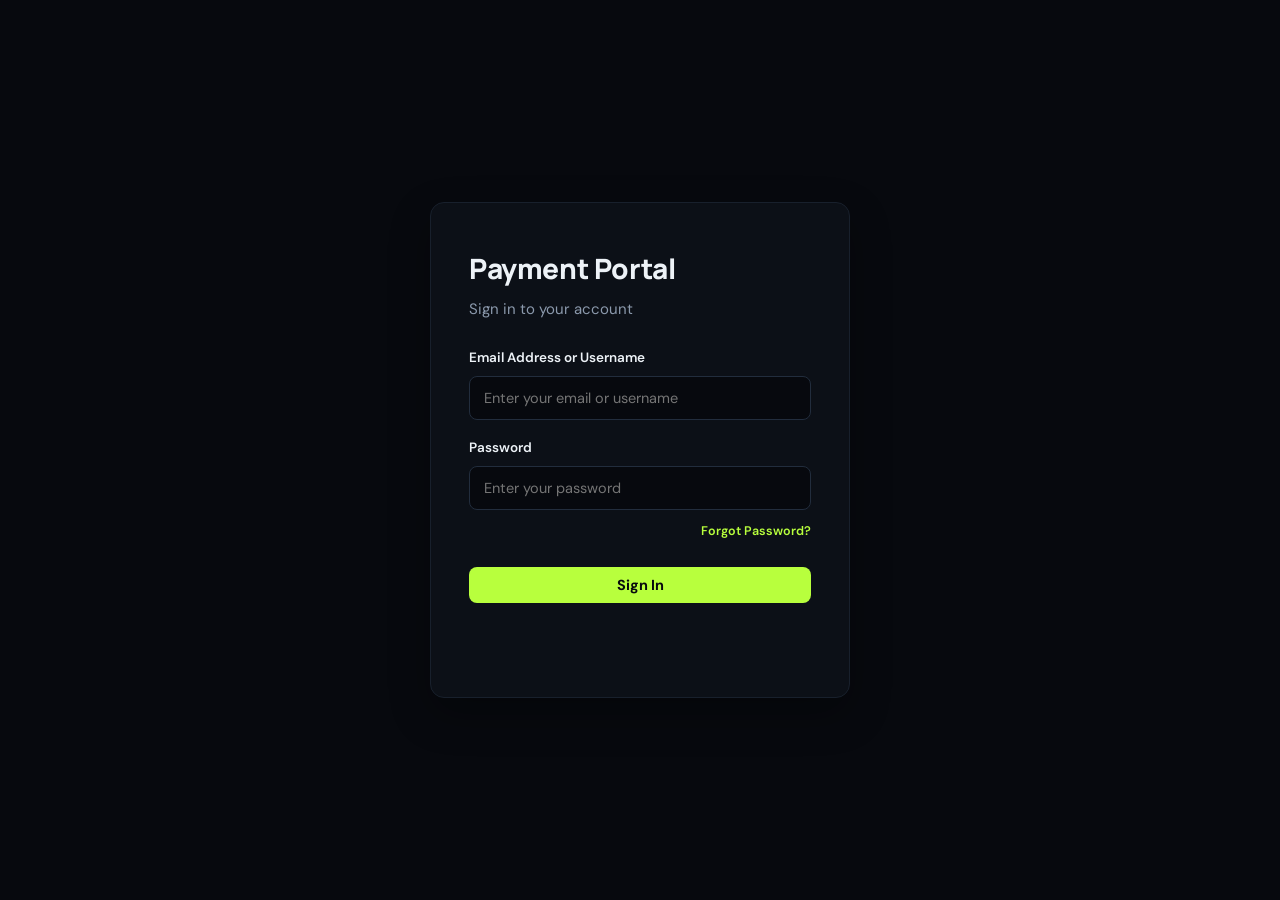
<file: index.html>
<!doctype html>
<html>
  <head>
    <meta charset="utf-8" />
    <meta name="viewport" content="width=device-width,initial-scale=1" />
    <title>Payment Portal</title>
    <link rel="icon" type="image/svg+xml" href="favicon.svg">
    <link rel="alternate icon" href="favicon.ico">
    <meta http-equiv="refresh" content="0;url=login.html" />
    <script>
      location.replace("login.html");
    </script>
  </head>
  <body>
    
  </body>
</html>
</file>
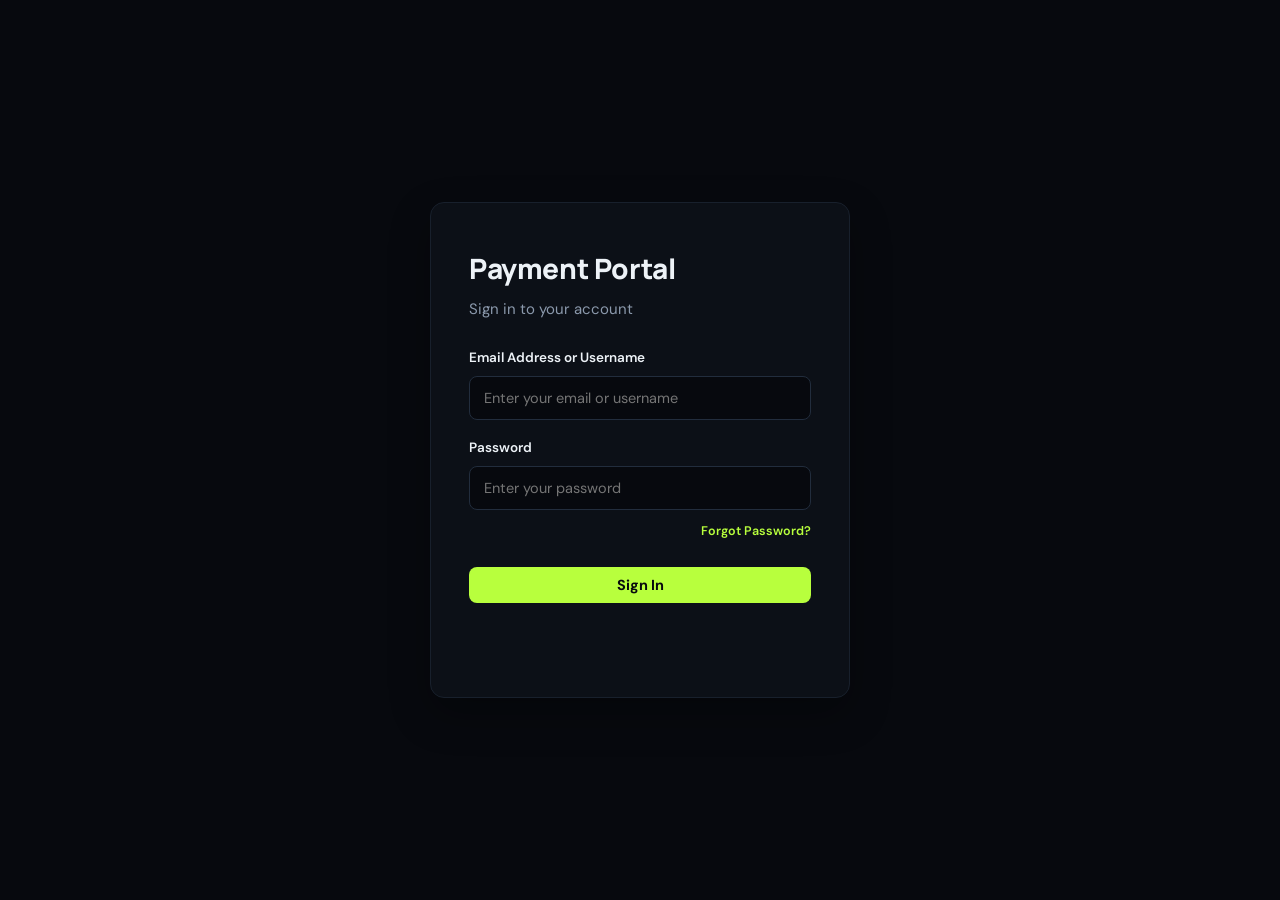
<file: accounts.html>
<!doctype html>
<html lang="en">
<head>
    <meta charset="utf-8">
    <meta name="viewport" content="width=device-width, initial-scale=1">
    <title>Accounts Handover | Payment Portal</title>
    <link rel="icon" type="image/svg+xml" href="favicon.svg">
    <link rel="alternate icon" href="favicon.ico">
    <link rel="stylesheet" href="assets/css/app.css?v=21">
    <script src="https://cdn.sheetjs.com/xlsx-latest/package/dist/xlsx.full.min.js"></script>
</head>
<body>
    <aside class="sidebar">
        <div class="brand">PAYMENT<span>PORTAL</span></div>
        <nav>
            <a href="dashboard.html">Dashboard</a>
            <a href="revenue.html">Revenue Overview</a>
            <a href="entry.html">Payment Entry</a>
            <a href="reports.html">Payment Reports</a>
            <a href="agents.html">Agents</a>
            <a href="clients.html">Clients</a>
            <a class="active" href="accounts.html">Accounts</a>
            <a href="admin.html">Admin</a>
        </nav>
        <div class="sidebar-footer">
            <button id="themeToggleBtn" class="theme-toggle-btn" onclick="toggleTheme()">
                <span>Theme</span> <strong>Dark</strong>
            </button>
        </div>
    </aside>

    <main class="main">
        <header>
            <div>
                <p class="eyebrow">Finance</p>
                <h1>Accounts Handover & USDT Conversion Ledger</h1>
            </div>
            <div style="display:flex; gap:8px;">
                <input type="file" id="importAccountsFile" accept=".xlsx, .xls" style="display:none;">
                <button class="ghost" onclick="document.getElementById('importAccountsFile').click()">Import Ledger (.xlsx)</button>
                <button id="exportAccountsBtn" class="btn-excel">Export Ledger (.xlsx)</button>
            </div>
        </header>

        <!-- Seamless Metrics Strip (NO BOXES) -->
        <section class="grid" id="accountsKpis">
            <div class="stat"><small>Current Month Sales (MTD)</small><strong id="mtdSales">₹0.00</strong></div>
            <div class="stat"><small>Total INR Collected</small><strong id="totalInr">₹0.00</strong></div>
            <div class="stat"><small>Cash Handed to Accounts</small><strong id="totalGiven" style="color:var(--danger)">₹0.00</strong></div>
            <div class="stat"><small>Remaining Cash Balance</small><strong id="balance">₹0.00</strong></div>
        </section>

        <!-- Handover Form -->
        <section class="panel">
            <div class="panel-head">
                <h2>Record Cash Handover to Accounts</h2>
            </div>
            <form id="cashForm" class="form-grid">
                <label>Handover Date<input name="date" type="date" required></label>
                <label>Cash Amount Given (INR)<input name="amount" type="number" step="0.01" required></label>
                <label class="wide">Reference / Remarks<input name="remarks" placeholder="Optional notes..."></label>
                <div class="wide" style="display:flex; align-items:center; gap:12px;">
                    <button type="submit" class="primary">Record Handover</button>
                    <span id="msg" style="color:var(--accent); font-weight:600;"></span>
                </div>
            </form>
        </section>

        <!-- Handover Ledger Table -->
        <section class="panel">
            <div class="panel-head">
                <h2>Handover History Ledger</h2>
            </div>
         <section class="filters">
            <label>
                From
                <input type="date" id="from">
            </label>
            <label>
                To
                <input type="date" id="to">
            </label>
            <label>
                Sort Date
                <select id="dateSortOrder">
                    <option value="desc" selected>Newest First (Descending)</option>
                    <option value="asc">Oldest First (Ascending)</option>
                </select>
            </label>
            <button id="clearBtn" class="ghost" type="button">Clear</button>
         </section>    
            <div class="table-wrap">
                <table>
                    <thead>
                        <tr>
                            <th>Date</th>
                            <th>Cash Amount (INR)</th>
                            <th>Reference / Remarks</th>
                            <th style="width:80px;">Action</th>
                        </tr>
                    </thead>
                    <tbody id="ledgerList"></tbody>
                    <tfoot id="ledgerFoot"></tfoot>
                </table>
            </div>
        </section>
    </main>

    <script src="assets/js/theme.js"></script>
    <script src="assets/js/api.js?v=26"></script>
    <script src="assets/js/auth.js?v=26"></script>
    <script src="assets/js/accounts.js?v=26"></script>
</body>
</html>
</file>
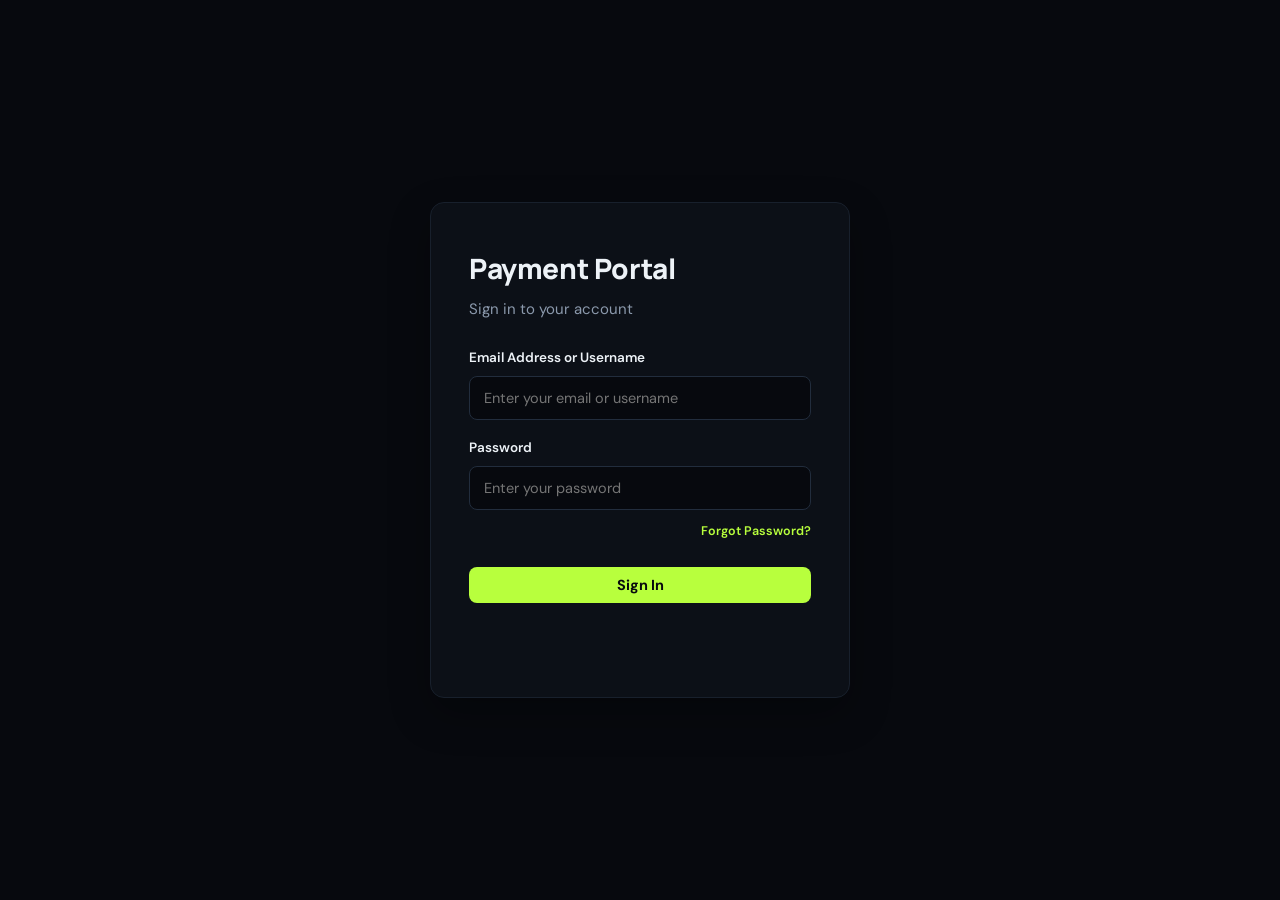
<file: admin.html>
<!doctype html>
<html lang="en">
<head>
    <meta charset="utf-8">
    <meta name="viewport" content="width=device-width, initial-scale=1">
    <title>Admin Portal | Payment Portal</title>
    <link rel="icon" type="image/svg+xml" href="favicon.svg">
    <link rel="alternate icon" href="favicon.ico">
    <link rel="stylesheet" href="assets/css/app.css?v=21">
    <script src="https://cdn.sheetjs.com/xlsx-latest/package/dist/xlsx.full.min.js"></script>
</head>
<body>
    <aside class="sidebar">
        <div class="brand">PAYMENT<span>PORTAL</span></div>
        <nav>
            <a href="dashboard.html">Dashboard</a>
            <a href="revenue.html">Revenue Overview</a>
            <a href="entry.html">Payment Entry</a>
            <a href="reports.html">Payment Reports</a>
            <a href="agents.html">Agents</a>
            <a href="clients.html">Clients</a>
            <a href="accounts.html">Accounts</a>
            <a class="active" href="admin.html">Admin</a>
        </nav>
        <div class="sidebar-footer">
            <button id="themeToggleBtn" class="theme-toggle-btn" onclick="toggleTheme()">
                <span>Theme</span> <strong>Dark</strong>
            </button>
        </div>
    </aside>

    <main class="main">
        <header>
            <div>
                <p class="eyebrow">Administration</p>
                <h1>System & Data Administration</h1>
            </div>
            <button id="exportBackupBtn" class="primary">Export Master Backup (.xlsx)</button>
        </header>

        <!-- Seamless Metrics Strip (NO BOXES) -->
        <section class="grid" id="adminKpis">
            <div class="stat"><small>Users</small><strong id="users">-</strong></div>
            <div class="stat"><small>Payments Count</small><strong id="payments">-</strong></div>
            <div class="stat"><small>Total USDT</small><strong id="aUsdt">-</strong></div>
            <div class="stat"><small>Total INR</small><strong id="aInr" style="color:var(--accent);">-</strong></div>
            <div class="stat"><small>Cash Handed Over</small><strong id="aCash" style="color:var(--danger);">-</strong></div>
            <div class="stat"><small>Remaining Balance</small><strong id="aBal">-</strong></div>
        </section>

        <!-- Master Importer Section -->
        <section class="panel">
            <div class="panel-head">
                <div>
                    <h2>Master Excel Importer & Auto-Bifurcation Engine</h2>
                    <p class="panel-sub">Upload your raw master Excel sheet (.xlsx) — automatically extracts & populates Payments, Agents Directory, and Clients KYC across all pages</p>
                </div>
            </div>
            <div style="display: flex; gap: 12px; align-items: center; flex-wrap: wrap; margin-bottom: 12px;">
                <input type="file" id="importFile" accept=".xlsx, .xls, .csv, .txt" style="max-width: 380px; padding: 8px 12px; background: var(--bg-lighter); border: 1px solid var(--border); border-radius: 6px; color: var(--text);">
                <button id="importBtn" class="primary" style="white-space: nowrap;">Import Master File</button>
                <button id="clearAllBtn" class="danger" style="white-space: nowrap;">Wipe All Records</button>
            </div>
            <details style="margin-top: 10px; border-top: 1px dashed var(--border); padding-top: 10px;">
                <summary style="font-size: 12px; color: var(--text-muted); cursor: pointer; font-weight: 600;">Or Paste CSV / Raw Text Directly</summary>
                <div style="margin-top: 8px; display: flex; flex-direction: column; gap: 8px;">
                    <textarea id="pasteDataInput" placeholder="Paste your raw CSV or multi-table text here..." style="width: 100%; height: 120px; padding: 8px; font-family: var(--font-mono); font-size: 11px; background: var(--bg-lighter); border: 1px solid var(--border); border-radius: 4px; color: var(--text);"></textarea>
                    <div>
                        <button id="importPasteBtn" class="ghost" style="padding: 6px 14px; font-size: 12px;">Import Pasted Text</button>
                    </div>
                </div>
            </details>
        </section>

        <!-- Target Management for OPS and TL (Admin Only) -->
        <section class="panel">
            <div class="panel-head">
                <div>
                    <h2>Set Monthly Targets (OPS Managers & Team Leaders)</h2>
                    <p class="panel-sub">Configure performance targets evaluated on the executive sales dashboard</p>
                </div>
            </div>
            <form id="targetForm" class="form-grid" autocomplete="off">
                <label>
                    Target Type / Role
                    <select name="type" id="targetType" required>
                        <option value="OPS">Ops Manager (OPS)</option>
                        <option value="TL">Team Leader (TL)</option>
                    </select>
                </label>
                <label>
                    Name
                    <input name="name" id="targetName" placeholder="Enter Name" required>
                </label>
                <label>
                    Monthly Target Amount (INR)
                    <input name="target" type="number" step="1000" placeholder="e.g. 500000" required>
                </label>
                <div class="wide" style="display:flex; align-items:center; gap:12px;">
                    <button type="submit" class="primary">Set Target</button>
                    <span id="targetMsg" style="color:var(--accent); font-weight:600;"></span>
                </div>
            </form>

            <div class="table-wrap" style="margin-top:14px;">
                <table class="table-targets">
                    <thead>
                        <tr>
                            <th>Role / Type</th>
                            <th>Name</th>
                            <th>Monthly Target (INR)</th>
                            <th style="width:80px;">Action</th>
                        </tr>
                    </thead>
                    <tbody id="targetList"></tbody>
                </table>
            </div>
        </section>

        <!-- Create User Section -->
        <section class="panel">
            <div class="panel-head">
                <h2>Create System User</h2>
            </div>
            <form id="userForm" class="form-grid" autocomplete="off">
                <label>User Full Name<input name="name" placeholder="Enter Full Name" autocomplete="off" required></label>
                <label>Email Address<input name="email" type="email" placeholder="Enter Email Address" autocomplete="off" required></label>
                <label>Password<input name="password" type="password" placeholder="Enter password" autocomplete="new-password" required></label>
                <label>Role
                    <select name="role">
                        <option value="ENTRY_USER">Entry User (Payment Entry, Reports, Agents, Clients)</option>
                        <option value="OPS_MANAGER">Ops Manager (Dashboard, Revenue, Reports, Agents, Clients)</option>
                        <option value="ADMIN">Admin (Full Access & Settings)</option>
                    </select>
                </label>
                <div class="wide" style="display:flex; align-items:center; gap:12px;">
                    <button type="submit" class="primary">Create User</button>
                    <span id="userMsg" style="color:var(--accent); font-weight:600;"></span>
                </div>
            </form>
        </section>

        <!-- Existing Users Table -->
        <section class="panel">
            <div class="panel-head">
                <h2>Registered Users</h2>
            </div>
            <div class="table-wrap">
                <table class="table-users">
                    <thead>
                        <tr>
                            <th>User Name</th>
                            <th>Email Address</th>
                            <th>Role</th>
                            <th style="width: 100px; text-align: right;">Action</th>
                        </tr>
                    </thead>
                    <tbody id="userList"></tbody>
                </table>
            </div>
        </section>
    </main>

    <script src="assets/js/theme.js"></script>
    <script src="assets/js/api.js?v=22"></script>
    <script src="assets/js/auth.js?v=22"></script>
    <script src="assets/js/admin.js?v=22"></script>
</body>
</html>
</file>
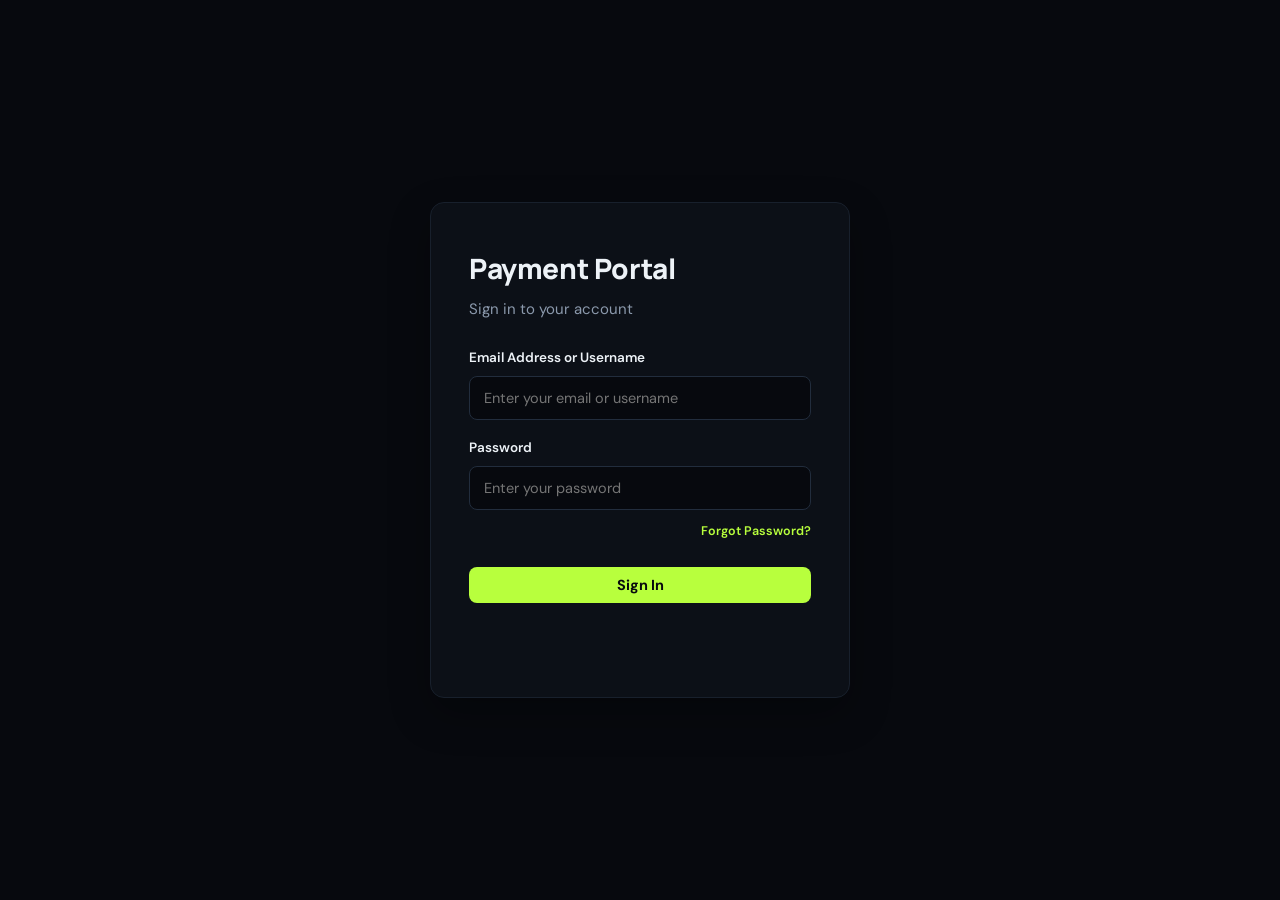
<file: clients.html>
<!doctype html>
<html lang="en">

<head>
    <meta charset="utf-8">
    <meta name="viewport" content="width=device-width, initial-scale=1">
    <title>Clients Directory & Paid Clients | Payment Portal</title>
    <link rel="icon" type="image/svg+xml" href="favicon.svg">
    <link rel="alternate icon" href="favicon.ico">
    <link rel="stylesheet" href="assets/css/app.css?v=25">
    <script src="https://cdn.sheetjs.com/xlsx-latest/package/dist/xlsx.full.min.js"></script>
</head>

<body>
    <aside class="sidebar">
        <div class="brand">PAYMENT<span>PORTAL</span></div>
        <nav>
            <a href="dashboard.html">Dashboard</a>
            <a href="revenue.html">Revenue Overview</a>
 <a href="entry.html">Payment Entry</a>
            <a href="reports.html">Payment Reports</a>
            <a href="agents.html">Agents</a>
            <a class="active" href="clients.html">Clients</a>
            <a href="accounts.html">Accounts</a>
            <a href="admin.html">Admin</a>
        </nav>
        <div class="sidebar-footer">
            <button id="themeToggleBtn" class="theme-toggle-btn" onclick="toggleTheme()">
                <span>Theme</span> <strong>Dark</strong>
            </button>
        </div>
    </aside>

    <main class="main">
        <header>
            <div>
                <p class="eyebrow">Client Management</p>
                <h1>Clients & Paid Summary</h1>
            </div>
            <div style="display:flex; gap:8px;">
                <input type="file" id="importClientsFile" accept=".xlsx, .xls" style="display:none;">
                <button class="ghost" onclick="document.getElementById('importClientsFile').click()">Import Clients
                    (.xlsx)</button>
                <button id="exportClientsBtn" class="btn-excel">Export Clients & KYC (.xlsx)</button>
            </div>
        </header>

        <!-- Paid Clients Summary (Sheet 3 in Excel) -->
        <section class="panel">
            <div class="panel-head">
                <div>
                    <h2>Paid Clients Breakdown (Sheet 3)</h2>
                    <p class="panel-sub">Aggregated INR Payments by Agent & Company Received (DV vs WK)</p>
                </div>
            </div>
            <div class="table-wrap">
                <table>
                    <thead>
                        <tr>
                            <th>Agent Name</th>
                            <th>Client Name</th>
                            <th>Client Number</th>
                            <th>Email ID</th>
                            <th>DV (Digital Verse)</th>
                            <th>WK (World of Crypto)</th>
                            <th>Grand Total (INR)</th>
                        </tr>
                    </thead>
                    <tbody id="paidClientsBody"></tbody>
                    <tfoot id="paidClientsFoot"></tfoot>
                </table>
            </div>
        </section>

        <!-- Client Directory Add/Edit Form -->
        <section class="panel">
            <div class="panel-head">
                <h2>Add / Update Client Profile</h2>
            </div>
            <form id="clientForm" class="form-grid" autocomplete="off">
                <input type="hidden" name="id" id="c_client_id">
                <label>Client Name<input name="client_name" id="c_client_name" placeholder="Enter Client Name" required></label>
                <label>Client Phone Number
                    <input name="client_number" id="c_client_number" type="tel" placeholder="10-digit mobile" maxlength="10" required>
                    <small style="font-size:11px; color:var(--text-muted); display:block; margin-top:2px;">10-digit mobile (starts with 6, 7, 8, or 9)</small>
                </label>
                <label>Email ID
                    <input name="email_id" id="c_email_id" type="email" placeholder="client@example.com">
                    <small style="font-size:11px; color:var(--text-muted); display:block; margin-top:2px;">Valid email (e.g. name@domain.com)</small>
                </label>
                <label>PAN Card Number
                    <input name="pan_no" id="c_pan_no" placeholder="ABCDE1234F" style="text-transform:uppercase;" maxlength="10">
                    <small style="font-size:11px; color:var(--text-muted); display:block; margin-top:2px;">10-char PAN (5 letters, 4 digits, 1 letter)</small>
                </label>
                <label>Aadhar Card Number
                    <input name="aadhar_no" id="c_aadhar_no" placeholder="12-digit Aadhar" maxlength="14">
                    <small style="font-size:11px; color:var(--text-muted); display:block; margin-top:2px;">12-digit UIDAI (XXXX XXXX XXXX)</small>
                </label>
                <label>State / Region
                    <select name="state" id="c_state">
                        <option value="">Select State / UT</option>
                        <option value="Andhra Pradesh">Andhra Pradesh</option>
                        <option value="Arunachal Pradesh">Arunachal Pradesh</option>
                        <option value="Assam">Assam</option>
                        <option value="Bihar">Bihar</option>
                        <option value="Chhattisgarh">Chhattisgarh</option>
                        <option value="Goa">Goa</option>
                        <option value="Gujarat">Gujarat</option>
                        <option value="Haryana">Haryana</option>
                        <option value="Himachal Pradesh">Himachal Pradesh</option>
                        <option value="Jharkhand">Jharkhand</option>
                        <option value="Karnataka">Karnataka</option>
                        <option value="Kerala">Kerala</option>
                        <option value="Madhya Pradesh">Madhya Pradesh</option>
                        <option value="Maharashtra">Maharashtra</option>
                        <option value="Manipur">Manipur</option>
                        <option value="Meghalaya">Meghalaya</option>
                        <option value="Mizoram">Mizoram</option>
                        <option value="Nagaland">Nagaland</option>
                        <option value="Odisha">Odisha</option>
                        <option value="Punjab">Punjab</option>
                        <option value="Rajasthan">Rajasthan</option>
                        <option value="Sikkim">Sikkim</option>
                        <option value="Tamil Nadu">Tamil Nadu</option>
                        <option value="Telangana">Telangana</option>
                        <option value="Tripura">Tripura</option>
                        <option value="Uttar Pradesh">Uttar Pradesh</option>
                        <option value="Uttarakhand">Uttarakhand</option>
                        <option value="West Bengal">West Bengal</option>
                        <option value="Delhi">Delhi</option>
                        <option value="Chandigarh">Chandigarh</option>
                        <option value="Jammu and Kashmir">Jammu and Kashmir</option>
                        <option value="Ladakh">Ladakh</option>
                        <option value="Puducherry">Puducherry</option>
                        <option value="Other">Other</option>
                    </select>
                </label>
                <div class="wide" style="display:flex; align-items:center; gap:12px;">
                    <button type="submit" id="submitClientBtn" class="primary">Save Client Profile</button>
                    <button type="button" id="cancelEditBtn" class="ghost" style="display:none;" onclick="cancelClientEdit()">Cancel Edit</button>
                    <span id="msg" style="color:var(--accent); font-weight:600;"></span>
                </div>
            </form>
        </section>

        <!-- Clients Master List -->
        <section class="panel">
            <div class="panel-head">
                <div>
                    <h2>Registered Client Directory</h2>
                    <p class="panel-sub">Manage client directory, KYC verification status, and profile updates</p>
                </div>
                <div style="display:flex; gap:10px; align-items:center;">
                    <input type="text" id="clientSearchInput" placeholder="Search name, phone, PAN, Aadhar..." style="min-width:260px; padding:6px 12px; font-size:12px;">
                </div>
            </div>
            <div class="table-wrap">
                <table>
                    <thead>
                        <tr>
                            <th>Name</th>
                            <th>Phone Number</th>
                            <th>Email</th>
                            <th>PAN No</th>
                            <th>Aadhar No</th>
                            <th>State</th>
                            <th>KYC Status</th>
                            <th style="width:110px;">Action</th>
                        </tr>
                    </thead>
                    <tbody id="clientList"></tbody>
                </table>
            </div>
        </section>
    </main>

    <script src="assets/js/theme.js"></script>
    <script src="assets/js/api.js?v=25"></script>
    <script src="assets/js/auth.js?v=25"></script>
    <script src="assets/js/clients.js?v=25"></script>
</body>
</html>
</file>
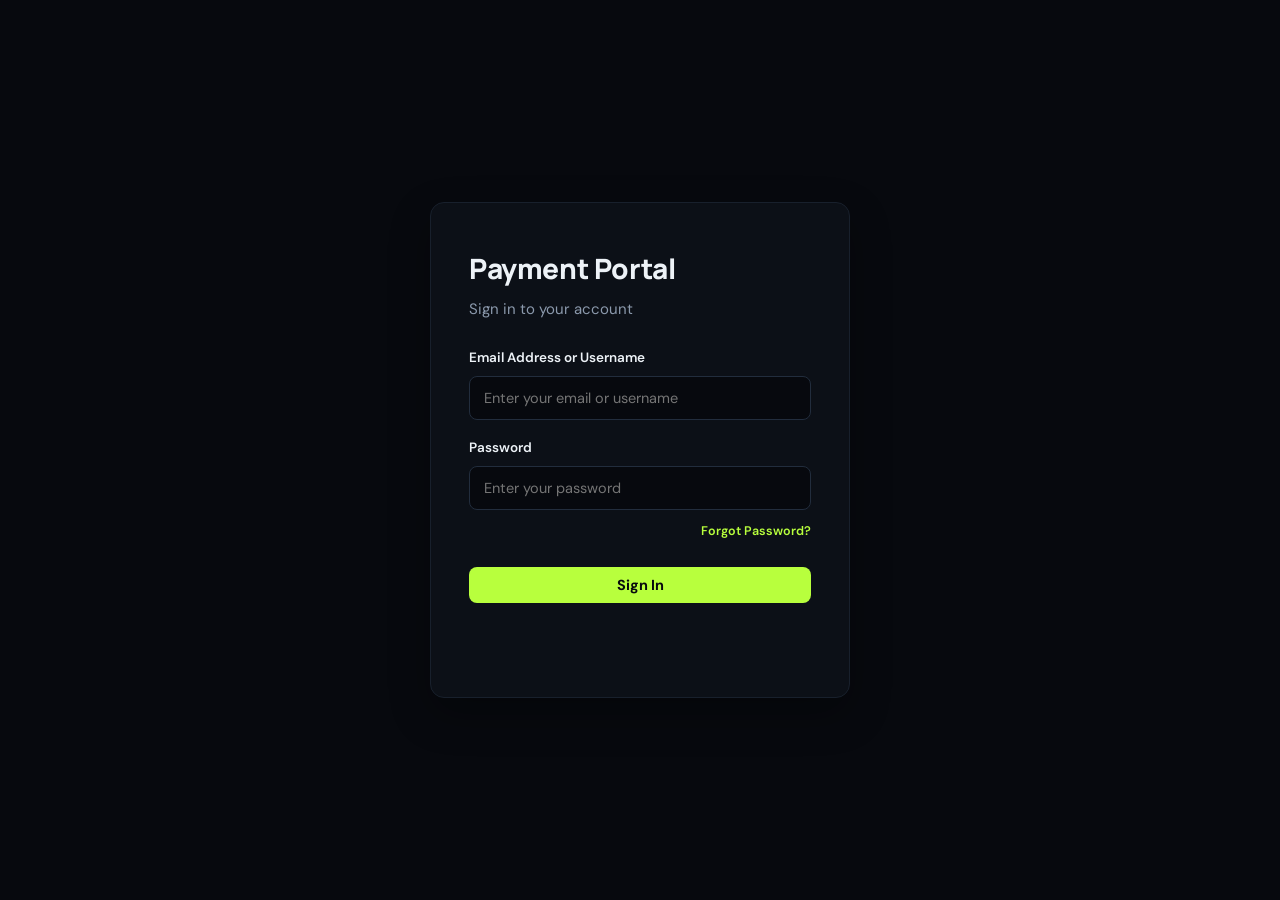
<file: login.html>
<!doctype html>
<html lang="en">
<head>
    <meta charset="utf-8">
    <meta name="viewport" content="width=device-width, initial-scale=1">
    <title>Login | Payment Portal</title>
    <link rel="icon" type="image/svg+xml" href="favicon.svg">
    <link rel="alternate icon" href="favicon.ico">
    <link rel="preconnect" href="https://fonts.googleapis.com">
    <link rel="preconnect" href="https://fonts.gstatic.com" crossorigin>
    <link href="https://fonts.googleapis.com/css2?family=DM+Sans:ital,wght@0,400;0,500;0,600;0,700;1,400;1,500&family=Manrope:wght@600;700;800&family=JetBrains+Mono:wght@500;600&display=swap" rel="stylesheet">
    <link rel="stylesheet" href="assets/css/app.css?v=21">
    <style>
        #db-warning-banner {
            display: none !important;
            visibility: hidden !important;
        }
        body {
            display: flex;
            align-items: center;
            justify-content: center;
            height: 100vh;
            background: var(--bg);
            font-family: var(--font-sans);
            -webkit-font-smoothing: antialiased;
            -moz-osx-font-smoothing: grayscale;
        }
        .login-box {
            background: var(--surface);
            padding: 44px 38px;
            border-radius: 14px;
            border: 1px solid var(--line);
            box-shadow: 0 16px 40px rgba(0,0,0,0.3);
            width: 100%;
            max-width: 420px;
        }
        .login-box h1 {
            font-family: var(--font-heading) !important;
            font-size: 28px;
            font-weight: 800;
            margin-bottom: 8px;
            letter-spacing: -0.4px;
            color: var(--text);
        }
        .login-box p {
            font-family: var(--font-sans);
            font-size: 15px;
            color: var(--text-muted);
            margin-bottom: 26px;
        }
        .login-box form {
            display: flex;
            flex-direction: column;
            gap: 18px;
        }
        .login-box label {
            display: flex;
            flex-direction: column;
            gap: 7px;
            font-size: 13.5px;
            font-weight: 600;
            color: var(--text);
        }
        .login-box input {
            padding: 12px 14px;
            border: 1px solid var(--line2);
            border-radius: 8px;
            background: var(--bg);
            color: var(--text);
            font-family: inherit;
            font-size: 14.5px;
            outline: none;
            transition: border-color 0.15s ease;
        }
        .login-box input:focus {
            border-color: var(--accent);
        }
        .login-box button {
            margin-top: 8px;
            padding: 13px;
            background: var(--accent);
            color: var(--accent-btn-text);
            border: none;
            border-radius: 8px;
            font-family: inherit;
            font-size: 14.5px;
            font-weight: 700;
            cursor: pointer;
            transition: all 0.15s ease;
        }
        .login-box button:hover {
            background: var(--accent-hover);
        }
        #loginMsg {
            color: var(--danger);
            font-size: 13.5px;
            text-align: center;
            margin-top: 12px;
            min-height: 20px;
        }
    </style>
</head>
<body class="light">
    <div class="login-box">
        <h1>Payment Portal</h1>
        <p>Sign in to your account</p>
        <form id="loginForm" autocomplete="off">
            <label>
                Email Address or Username
                <input type="text" id="email" placeholder="Enter your email or username" autocomplete="off" required>
            </label>
            <label>
                Password
                <input type="password" id="password" placeholder="Enter your password" autocomplete="new-password" required>
            </label>
            <div style="display:flex; justify-content:flex-end; margin-top:-6px;">
                <a href="javascript:void(0)" id="forgotPwdLink" style="font-size:12.5px; color:var(--accent); text-decoration:none; font-weight:600;">Forgot Password?</a>
            </div>
            <button type="submit" id="loginSubmitBtn">Sign In</button>
            <div id="loginMsg"></div>
        </form>

        <!-- Forgot Password Modal -->
        <div id="forgotModal" style="display:none; margin-top:20px; padding-top:20px; border-top:1px solid var(--line);">
            <div style="display:flex; justify-content:space-between; align-items:center; margin-bottom:12px;">
                <h3 style="margin:0; font-size:16px; font-weight:700; color:var(--text);">Reset Password</h3>
                <button type="button" id="closeForgotBtn" style="background:none; border:none; color:var(--text-muted); cursor:pointer; font-size:18px; padding:0; margin:0; line-height:1;">&times;</button>
            </div>
            <p style="font-size:13px; color:var(--text-muted); margin-bottom:14px; line-height:1.5;">
                Enter your registered email address or username. We will send you instructions and a verification code to set a new password.
            </p>
            <form id="forgotForm" autocomplete="off" style="gap:14px;">
                <label style="font-size:12.5px;">
                    Email or Username
                    <input type="text" id="forgotInput" placeholder="name@domain.com" required style="padding:10px 12px; font-size:13.5px;">
                </label>
                <button type="submit" id="forgotSubmitBtn" style="padding:11px; font-size:13.5px; margin-top:4px;">Send Reset Link</button>
                <div id="forgotMsg" style="font-size:12.5px; text-align:center; min-height:18px;"></div>
            </form>
        </div>
    </div>

    <script src="assets/js/theme.js"></script>
    <script src="assets/js/api.js?v=21"></script>
    <script src="assets/js/auth.js?v=21"></script>
    <script src="assets/js/login.js?v=21"></script>
</body>
</html>
</file>
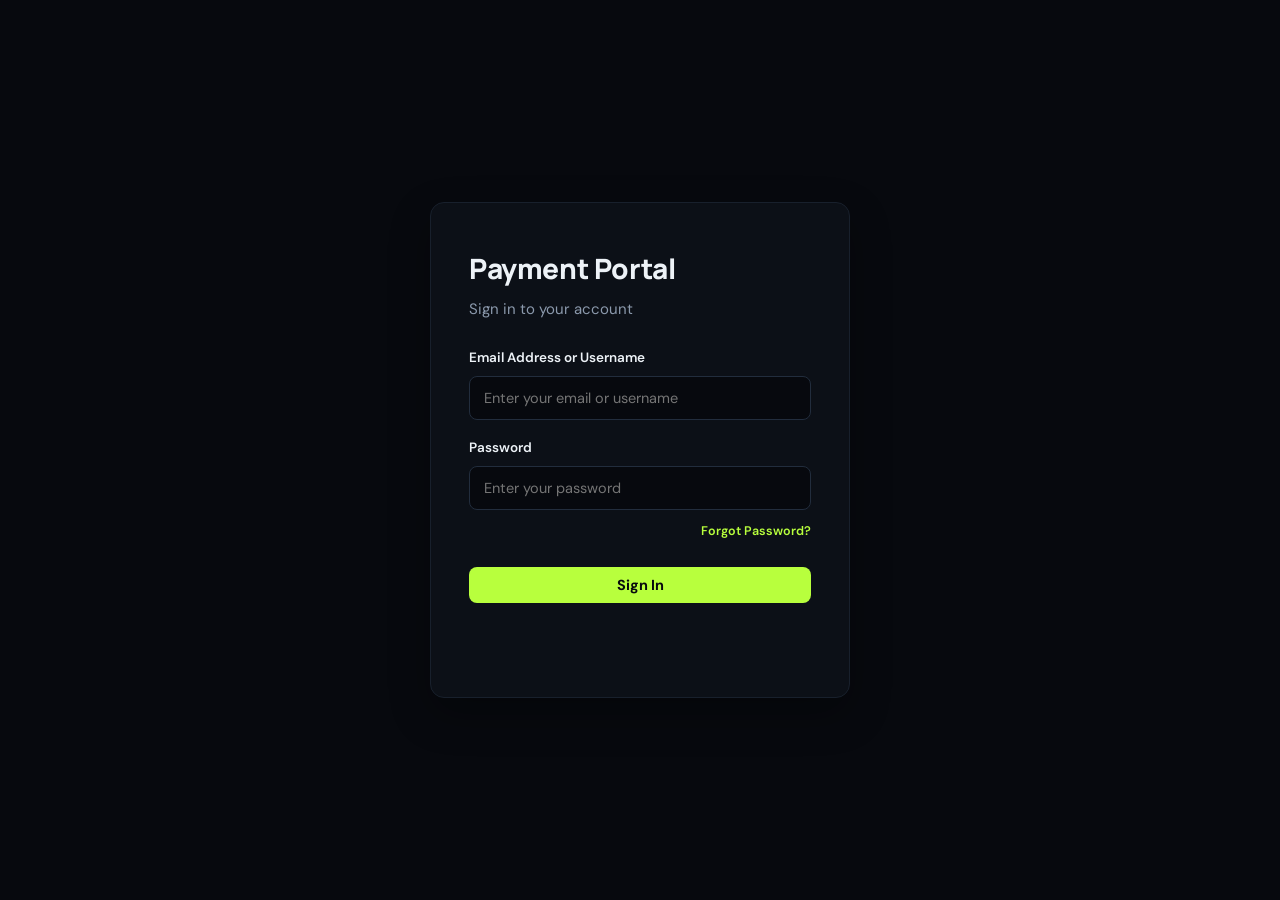
<file: reports.html>
<!doctype html>
<html lang="en">
<head>
    <meta charset="utf-8">
    <meta name="viewport" content="width=device-width, initial-scale=1">
    <title>Payment Reports | Payment Portal</title>
    <link rel="icon" type="image/svg+xml" href="favicon.svg">
    <link rel="alternate icon" href="favicon.ico">
    <link rel="stylesheet" href="assets/css/app.css?v=28">
    <script src="https://cdn.sheetjs.com/xlsx-latest/package/dist/xlsx.full.min.js"></script>
</head>
<body>
    <aside class="sidebar">
        <div class="brand">PAYMENT<span>PORTAL</span></div>
        <nav>
            <a href="dashboard.html">Dashboard</a>
            <a href="revenue.html">Revenue Overview</a>
            <a href="entry.html">Payment Entry</a>
            <a class="active" href="reports.html">Payment Reports</a>
            <a href="agents.html">Agents</a>
            <a href="clients.html">Clients</a>
            <a href="accounts.html">Accounts</a>
            <a href="admin.html">Admin</a>
        </nav>
        <div class="sidebar-footer">
            <button id="themeToggleBtn" class="theme-toggle-btn" onclick="toggleTheme()">
                <span>Theme</span> <strong>Dark</strong>
            </button>
        </div>
    </aside>

    <main class="main">
        <header>
            <div>
                <p class="eyebrow">Records</p>
                <h1>Payment Reports (Payment Sheet)</h1>
            </div>
            <div style="display:flex; gap:8px; align-items:center;">
                <input type="file" id="importReportsFile" accept=".xlsx, .xls, .csv, .txt" style="display:none;">
                <button class="primary" onclick="document.getElementById('importReportsFile').click()">Import Payment Sheet (.xlsx, .csv)</button>
                <button id="exportExcelBtn" class="btn-excel">Export Excel (.xlsx)</button>
            </div>
        </header>

                <!-- Top KPIs Strip -->
        <section id="kpiSection" style="margin-bottom: 24px;">
            <div style="display:flex; justify-content:space-between; align-items:center; margin-bottom:12px; flex-wrap:wrap; gap:8px;">
                <span style="font-size:12px; font-weight:700; text-transform:uppercase; color:var(--text-muted); letter-spacing:0.8px;">Performance Summary</span>
                <div class="section-tabs" style="margin:0; padding:2px; display:inline-flex; gap:4px;">
                    <button type="button" id="kpiScopeMtd" class="tab-btn active" onclick="setKpiScope('mtd')">Current Month (MTD)</button>
                    <button type="button" id="kpiScopeAll" class="tab-btn" onclick="setKpiScope('all')">All Time Total</button>
                </div>
            </div>
            <div class="kpi-grid" id="kpiGrid" style="margin-bottom:0;">
                <div class="kpi-card">
                    <small id="kpiInrTitle">Current Month Sales (MTD)</small>
                    <strong id="kpiInr">₹ 0.00</strong>
                    <div class="kpi-sub" id="kpiInrSub">0 transactions</div>
                </div>
                <div class="kpi-card">
                    <small>Total USDT Volume</small>
                    <strong id="kpiUsdt">0.00 USDT</strong>
                    <div class="kpi-sub">Total Collected</div>
                </div>
                <div class="kpi-card">
                    <small>Direct P2P vs P2P</small>
                    <strong id="kpiModes">0.00 / 0.00</strong>
                    <div class="kpi-sub" id="kpiModesSub">Direct: ₹ 0 | P2P: ₹ 0</div>
                </div>
                <div class="kpi-card">
                    <small>Company Split (DV / WK)</small>
                    <strong id="kpiCompany">₹ 0 / ₹ 0</strong>
                    <div class="kpi-sub" id="kpiCompanySub">DV: 0.00 U | WK: 0.00 U</div>
                </div>
            </div>
        </section>

        <section class="filters">
            <label>
                Search
                <input type="text" id="searchFilter" placeholder="Client, Agent, E-Code, Phone...">
            </label>
            <label>
                From
                <input type="date" id="from">
            </label>
            <label>
                To
                <input type="date" id="to">
            </label>
            <label>
                Mode
                <select id="modeFilter">
                    <option value="">All Modes</option>
                    <option value="P2P">P2P</option>
                    <option value="D P2P">D P2P</option>
                </select>
            </label>
            <label>
                Sort Date
                <select id="dateSortOrder">
                    <option value="desc" selected>Newest First (Descending)</option>
                    <option value="asc">Oldest First (Ascending)</option>
                </select>
            </label>
            <label>
                Company
                <select id="companyFilter">
                    <option value="">All Companies</option>
                    <option value="Digital Verse">Digital Verse</option>
                    <option value="World of Krypto">World of Krypto</option>
                </select>
            </label>
            <button id="filterBtn" class="primary">Filter</button>
            <button id="clearBtn" class="ghost">Clear</button>
        </section>

        <section class="panel">
            <div class="table-wrap">
                <table class="table-reports">
                    <thead>
                        <tr>
                            <th style="width:40px;">SR No</th>
                            <th>Date</th>
                            <th>E-Code</th>
                            <th>Agent Name</th>
                            <th>TL Name</th>
                            <th>Ops Manager</th>
                            <th>Client Name</th>
                            <th>Client Number</th>
                            <th>Payment Mode</th>
                            <th>USDT</th>
                            <th>INR Amount</th>
                            <th>Ratio</th>
                            <th>Received Company</th>
                            <th>Entered By</th>
                            <th>Entry Time</th>
                            <th style="min-width:70px;">Action</th>
                        </tr>
                    </thead>
                    <tbody id="reportTableBody"></tbody>
                </table>
            </div>
            <div class="pagination-bar">
                <div id="pageInfo" class="text-muted" style="font-size:12px;">Showing 0 to 0 of 0 records</div>
                <div class="pagination-controls">
                    <label style="font-size:12px; color:var(--text-muted); margin-right:8px;">
                        Rows per page:
                        <select id="pageSize" style="width:auto; padding:4px 8px; margin-left:4px;">
                            <option value="25">25</option>
                            <option value="50">50</option>
                            <option value="100">100</option>
                            <option value="all">All</option>
                        </select>
                    </label>
                    <button id="prevPage" class="ghost">Prev</button>
                    <span id="pageNumber" style="font-weight:700; font-size:12px; padding:0 6px;">1</span>
                    <button id="nextPage" class="ghost">Next</button>
                </div>
            </div>
        </section>
    </main>

    <script src="assets/js/theme.js"></script>
    <script src="assets/js/api.js?v=29"></script>
    <script src="assets/js/auth.js?v=29"></script>
    <script src="assets/js/reports.js?v=29"></script>
</body>
</html>
</file>
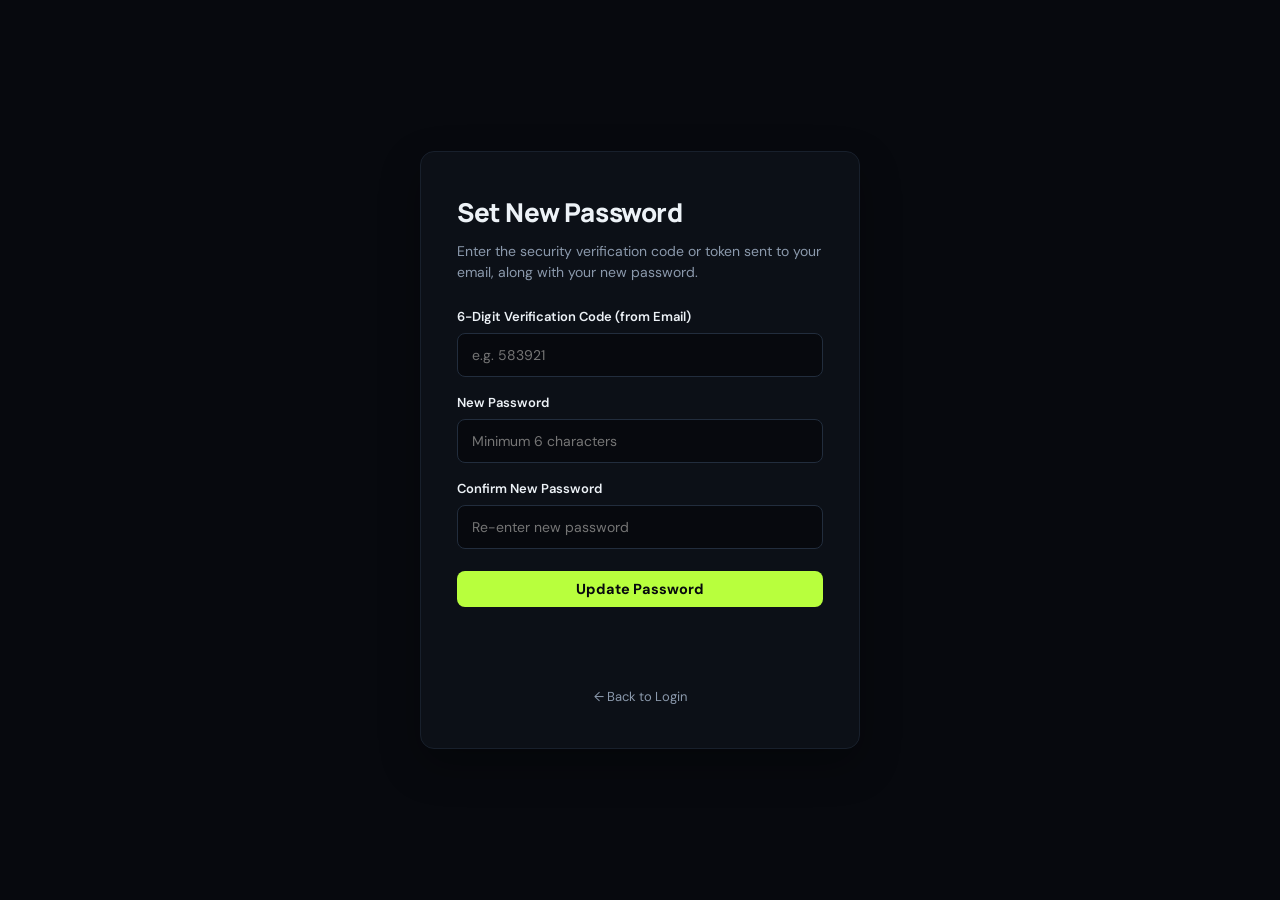
<file: reset-password.html>
<!doctype html>
<html lang="en">
<head>
    <meta charset="utf-8">
    <meta name="viewport" content="width=device-width, initial-scale=1">
    <title>Reset Password | Payment Portal</title>
    <link rel="icon" type="image/svg+xml" href="favicon.svg">
    <link rel="alternate icon" href="favicon.ico">
    <link rel="preconnect" href="https://fonts.googleapis.com">
    <link rel="preconnect" href="https://fonts.gstatic.com" crossorigin>
    <link href="https://fonts.googleapis.com/css2?family=DM+Sans:ital,wght@0,400;0,500;0,600;0,700;1,400;1,500&family=Manrope:wght@600;700;800&family=JetBrains+Mono:wght@500;600&display=swap" rel="stylesheet">
    <link rel="stylesheet" href="assets/css/app.css?v=21">
    <style>
        body {
            display: flex;
            align-items: center;
            justify-content: center;
            min-height: 100vh;
            background: var(--bg);
            font-family: var(--font-sans);
            padding: 20px;
            box-sizing: border-box;
            -webkit-font-smoothing: antialiased;
        }
        .reset-box {
            background: var(--surface);
            padding: 40px 36px;
            border-radius: 14px;
            border: 1px solid var(--line);
            box-shadow: 0 16px 40px rgba(0,0,0,0.3);
            width: 100%;
            max-width: 440px;
            box-sizing: border-box;
        }
        .reset-box h1 {
            font-family: var(--font-heading) !important;
            font-size: 26px;
            font-weight: 800;
            margin: 0 0 8px 0;
            color: var(--text);
            letter-spacing: -0.4px;
        }
        .reset-box p {
            font-size: 14px;
            color: var(--text-muted);
            margin: 0 0 24px 0;
            line-height: 1.5;
        }
        .reset-box form {
            display: flex;
            flex-direction: column;
            gap: 16px;
        }
        .reset-box label {
            display: flex;
            flex-direction: column;
            gap: 6px;
            font-size: 13px;
            font-weight: 600;
            color: var(--text);
        }
        .reset-box input {
            padding: 12px 14px;
            border: 1px solid var(--line2);
            border-radius: 8px;
            background: var(--bg);
            color: var(--text);
            font-family: inherit;
            font-size: 14px;
            outline: none;
            transition: border-color 0.15s ease;
        }
        .reset-box input:focus {
            border-color: var(--accent);
        }
        .reset-box button {
            margin-top: 6px;
            padding: 12px;
            background: var(--accent);
            color: var(--accent-btn-text);
            border: none;
            border-radius: 8px;
            font-family: inherit;
            font-size: 14.5px;
            font-weight: 700;
            cursor: pointer;
            transition: all 0.15s ease;
        }
        .reset-box button:hover {
            background: var(--accent-hover);
        }
        #resetMsg {
            font-size: 13.5px;
            text-align: center;
            min-height: 20px;
            margin-top: 10px;
        }
    </style>
</head>
<body class="light">
    <div class="reset-box">
        <h1>Set New Password</h1>
        <p>Enter the security verification code or token sent to your email, along with your new password.</p>

        <form id="resetForm" autocomplete="off">
            <input type="hidden" id="tokenInput">

            <div id="otpGroup">
                <label>
                    6-Digit Verification Code (from Email)
                    <input type="text" id="otpInput" placeholder="e.g. 583921" maxlength="10" autocomplete="one-time-code">
                </label>
            </div>

            <label>
                New Password
                <input type="password" id="newPassword" placeholder="Minimum 6 characters" required autocomplete="new-password">
            </label>

            <label>
                Confirm New Password
                <input type="password" id="confirmPassword" placeholder="Re-enter new password" required autocomplete="new-password">
            </label>

            <button type="submit" id="submitResetBtn">Update Password</button>

            <div id="resetMsg"></div>

            <div style="text-align:center; margin-top:16px;">
                <a href="login.html" style="font-size:13px; color:var(--text-muted); text-decoration:none;">&larr; Back to Login</a>
            </div>
        </form>
    </div>

    <script src="assets/js/theme.js"></script>
    <script src="assets/js/api.js?v=21"></script>
    <script>
        const params = new URLSearchParams(window.location.search);
        const urlToken = params.get('token') || '';
        const tokenInput = document.getElementById('tokenInput');
        const otpGroup = document.getElementById('otpGroup');
        const otpInput = document.getElementById('otpInput');
        const resetForm = document.getElementById('resetForm');
        const newPassword = document.getElementById('newPassword');
        const confirmPassword = document.getElementById('confirmPassword');
        const submitResetBtn = document.getElementById('submitResetBtn');
        const resetMsg = document.getElementById('resetMsg');

        if (urlToken) {
            tokenInput.value = urlToken;
            if (otpGroup) otpGroup.style.display = 'none';
        }

        resetForm.onsubmit = async (e) => {
            e.preventDefault();
            resetMsg.textContent = '';
            resetMsg.style.color = 'var(--text-muted)';

            const pwd = newPassword.value;
            const confirm = confirmPassword.value;

            if (pwd.length < 6) {
                resetMsg.textContent = 'Password must be at least 6 characters long.';
                resetMsg.style.color = 'var(--danger)';
                return;
            }

            if (pwd !== confirm) {
                resetMsg.textContent = 'Passwords do not match.';
                resetMsg.style.color = 'var(--danger)';
                return;
            }

            const token = tokenInput.value.trim();
            const otp = otpInput ? otpInput.value.trim() : '';

            if (!token && !otp) {
                resetMsg.textContent = 'Please enter the verification code sent to your email.';
                resetMsg.style.color = 'var(--danger)';
                return;
            }

            submitResetBtn.disabled = true;
            resetMsg.textContent = 'Updating password...';

            try {
                const res = await api('reset_password', {
                    token: token,
                    otp: otp,
                    password: pwd
                });

                resetMsg.textContent = res.message || 'Password updated successfully! Redirecting to login...';
                resetMsg.style.color = 'var(--accent)';
                setTimeout(() => {
                    location.href = 'login.html';
                }, 2000);
            } catch (err) {
                resetMsg.textContent = err.message || 'Failed to reset password. Please check your token/code.';
                resetMsg.style.color = 'var(--danger)';
                submitResetBtn.disabled = false;
            }
        };
    </script>
</body>
</html>
</file>
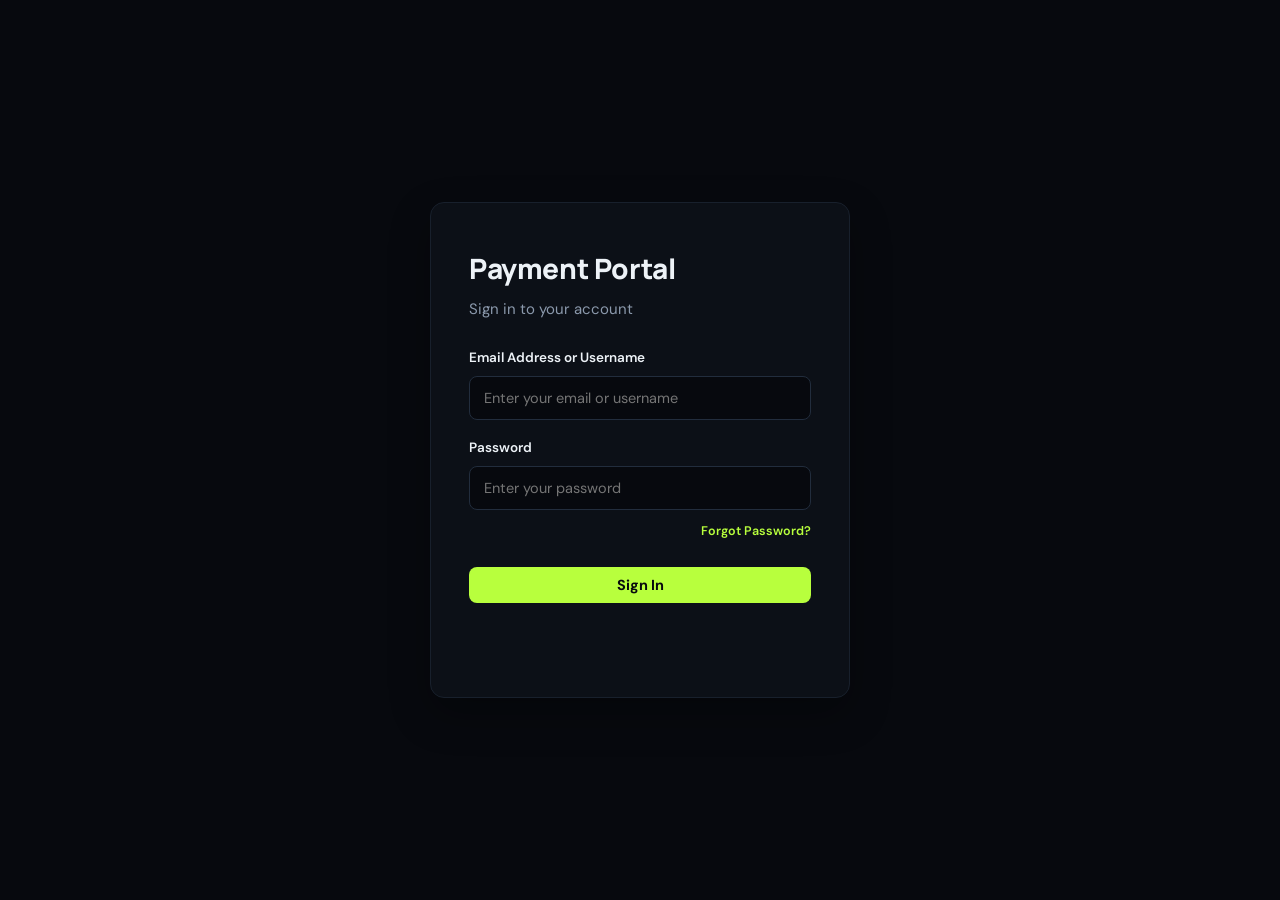
<file: revenue.html>
<!doctype html>
<html lang="en">
<head>
    <meta charset="utf-8">
    <meta name="viewport" content="width=device-width, initial-scale=1">
    <title>Revenue Overview | Payment Portal</title>
    <link rel="icon" type="image/svg+xml" href="favicon.svg">
    <link rel="alternate icon" href="favicon.ico">
    <link rel="stylesheet" href="assets/css/app.css?v=21">
    <script src="https://cdn.sheetjs.com/xlsx-latest/package/dist/xlsx.full.min.js"></script>
</head>
<body>
    <aside class="sidebar">
        <div class="brand">PAYMENT<span>PORTAL</span></div>
        <nav>
            <a href="dashboard.html">Dashboard</a>
            <a class="active" href="revenue.html">Revenue Overview</a>
            <a href="entry.html">Payment Entry</a>
            <a href="reports.html">Payment Reports</a>
            <a href="agents.html">Agents</a>
            <a href="clients.html">Clients</a>
            <a href="accounts.html">Accounts</a>
            <a href="admin.html">Admin</a>
        </nav>
        <div class="sidebar-footer">
            <button id="themeToggleBtn" class="theme-toggle-btn" onclick="toggleTheme()">
                <span>Theme</span> <strong>Dark</strong>
            </button>
        </div>
    </aside>

    <main class="main">
        <header>
            <div>
                <p class="eyebrow">Financial Analytics</p>
                <h1>Overall Revenue & Sales Generated</h1>
            </div>
            <div class="header-meta">
                <div id="monthPaceBadge"></div>
                <div id="lastEntryBadge" style="font-size:11.5px; color:var(--text-muted);"></div>
            </div>
        </header>

        <!-- Filters Bar -->
        <section class="filters">
            <label>
                From Date
                <input type="date" id="fromDate" title="Select custom start date">
            </label>
            <label>
                To Date
                <input type="date" id="toDate" title="Select custom end date">
            </label>
            <label>
                Month
                <select id="monthFilter">
                    <option value="overall">Overall (All Months)</option>
                </select>
            </label>
            <label>
                FTD Date
                <input type="date" id="ftdDate" title="Select date for For-The-Day (FTD) calculation">
            </label>
            <button id="apply" class="primary">Apply Filter</button>
            <button id="clearBtn" class="ghost">Clear Filter</button>
            <button id="exportExcelBtn" class="btn-excel">Export Summary Excel (.xlsx)</button>
        </section>

        <!-- Top KPIs Strip -->
        <section class="kpi-grid" id="kpiGrid">
            <div class="kpi-card">
                <small>Overall Revenue Generated (All-Time)</small>
                <strong id="kpiInr">₹0.00</strong>
                <div class="kpi-sub" id="kpiInrSub">0 Transactions</div>
            </div>
            <div class="kpi-card">
                <small>Total USDT Volume</small>
                <strong id="kpiUsdt">0.00</strong>
                <div class="kpi-sub">Total Collected</div>
            </div>
            <div class="kpi-card">
                <small>Direct P2P vs P2P</small>
                <strong id="kpiModes">-</strong>
                <div class="kpi-sub" id="kpiModesSub">Bifurcation</div>
            </div>
            <div class="kpi-card">
                <small>Company Split (DV / WK)</small>
                <strong id="kpiCompany">-</strong>
                <div class="kpi-sub" id="kpiCompanySub">Digital Verse / World of Crypto</div>
            </div>
        </section>

        <!-- View Switcher Tabs -->
        <div class="section-tabs" id="dashTabs" style="margin-top:20px; margin-bottom:16px;">
            <button class="tab-btn active" onclick="switchDashTab('all', this)">All Reports</button>
            <button class="tab-btn" onclick="switchDashTab('ops', this)">Ops Managers</button>
            <button class="tab-btn" onclick="switchDashTab('tls', this)">Team Leaders</button>
            <button class="tab-btn" onclick="switchDashTab('agents', this)">Agents Report</button>
            <button class="tab-btn" onclick="switchDashTab('company', this)">Company Bifurcation</button>
            <button class="tab-btn" onclick="switchDashTab('mode', this)">Payment Modes</button>
        </div>

        <!-- 1. OPS MANAGERS SALES BREAKDOWN -->
        <section class="panel tab-section" id="sec-ops">
            <div class="panel-head">
                <div>
                    <h2>Ops Managers Sales Breakdown</h2>
                    <p class="panel-sub">Operations Performance (Teams & Targets)</p>
                </div>
            </div>
            <div class="table-wrap">
                <table class="table-ops">
                    <thead>
                        <tr>
                            <th>Rank</th>
                            <th>Ops Manager</th>
                            <th>TL Teams</th>
                            <th style="text-align: right;">MTD / Filter Sales</th>
                            <th style="text-align: right;">FTD Sales</th>
                            <th style="text-align: right;">Target</th>
                            <th>Status</th>
                        </tr>
                    </thead>
                    <tbody id="opsTableBody"></tbody>
                    <tfoot id="opsTableFoot"></tfoot>
                </table>
            </div>
        </section>

        <!-- 2. TEAM LEADERS SALES BREAKDOWN -->
        <section class="panel tab-section" id="sec-tls">
            <div class="panel-head">
                <div>
                    <h2>Team Leaders Sales Breakdown</h2>
                    <p class="panel-sub">TL Grouped Sales & Targets</p>
                </div>
            </div>
            <div class="table-wrap">
                <table class="table-tls">
                    <thead>
                        <tr>
                            <th>Rank</th>
                            <th>TL Name</th>
                            <th>Reporting Ops</th>
                            <th style="text-align: right;">MTD / Filter Sales</th>
                            <th style="text-align: right;">FTD Sales</th>
                            <th style="text-align: right;">Target</th>
                            <th>Status</th>
                        </tr>
                    </thead>
                    <tbody id="tlTableBody"></tbody>
                    <tfoot id="tlTableFoot"></tfoot>
                </table>
            </div>
        </section>

        <!-- 3. AGENTS SALES PERFORMANCE -->
        <section class="panel tab-section" id="sec-agents">
            <div class="panel-head">
                <div>
                    <h2>Agents Sales Performance</h2>
                    <p class="panel-sub">Month-to-Date (MTD) vs For-The-Day (FTD) Sales Leaderboard</p>
                </div>
                <div class="panel-head-search">
                    <input type="text" id="agentSearchFilter" placeholder="Search agent or e-code...">
                </div>
            </div>
            <div class="table-wrap">
                <table class="table-agents">
                    <thead>
                        <tr>
                            <th>Rank</th>
                            <th>Emp Code</th>
                            <th>Agent Name</th>
                            <th>Team Leader (TL)</th>
                            <th style="text-align: right;">MTD / Filter Sales (INR)</th>
                            <th style="text-align: right;">FTD Sales (INR)</th>
                        </tr>
                    </thead>
                    <tbody id="agentTableBody"></tbody>
                    <tfoot id="agentTableFoot"></tfoot>
                </table>
            </div>
            <div id="agentPagination"></div>
        </section>

        <!-- 4. COMPANY RECEIVED IN BIFURCATION (Full Width Stack) -->
        <section class="panel tab-section" id="sec-company">
            <div class="panel-head">
                <div>
                    <h2>Company Received In Bifurcation</h2>
                    <p class="panel-sub">World of Crypto (WK) vs Digital Verse (DV)</p>
                </div>
            </div>
            <div class="table-wrap">
                <table class="table-company">
                    <thead>
                        <tr>
                            <th style="text-align: left;">Received Company</th>
                            <th style="text-align: right;">Total USDT</th>
                            <th style="text-align: right;">Total INR</th>
                            <th style="text-align: center;">Transactions</th>
                        </tr>
                    </thead>
                    <tbody id="companyTableBody"></tbody>
                </table>
            </div>
        </section>

        <!-- 5. PAYMENT MODE BIFURCATION (Full Width Stack) -->
        <section class="panel tab-section" id="sec-mode">
            <div class="panel-head">
                <div>
                    <h2>Payment Mode Bifurcation (P2P vs D P2P)</h2>
                    <p class="panel-sub">USDT & INR Breakdown by Mode</p>
                </div>
            </div>
            <div class="table-wrap">
                <table class="table-mode">
                    <thead>
                        <tr>
                            <th style="text-align: left;">Payment Mode</th>
                            <th style="text-align: right;">Total USDT</th>
                            <th style="text-align: right;">Total INR</th>
                            <th style="text-align: center;">Transactions</th>
                        </tr>
                    </thead>
                    <tbody id="modeTableBody"></tbody>
                </table>
            </div>
        </section>
    </main>

    <script src="assets/js/theme.js"></script>
    <script src="assets/js/api.js?v=21"></script>
    <script src="assets/js/auth.js?v=21"></script>
    <script src="assets/js/revenue.js?v=21"></script>
</body>
</html>
</file>
<file: assets/css/app.css>
@import url('https://fonts.googleapis.com/css2?family=DM+Sans:ital,wght@0,400;0,500;0,600;0,700;1,400;1,500&family=Manrope:wght@600;700;800&family=JetBrains+Mono:wght@500;600&display=swap');

:root {
    --bg: #07090e;
    --surface: #0c1017;
    --surface-hover: #10151f;
    --surface-active: #141b26;
    --line: #18202c;
    --line2: #222d3d;
    --border: #161e2a;
    --text: #edf2f7;
    --text-muted: #8b99ac;
    --text-dim: #5c6878;
    --accent: #b8ff3d;
    --accent-hover: #c8ff65;
    --accent-btn-text: #07090e;
    --danger: #ff4d4d;
    --warning: #f59e0b;
    --table-header-bg: #0d121b;
    --table-footer-bg: #0d121b;
    --table-footer-text: #edf2f7;
    --font-sans: 'DM Sans', -apple-system, BlinkMacSystemFont, 'Segoe UI', Roboto, Helvetica, Arial, sans-serif;
    --font-heading: 'Manrope', -apple-system, BlinkMacSystemFont, 'Segoe UI', Roboto, Helvetica, Arial, sans-serif;
    --font-mono: 'JetBrains Mono', monospace;
}

[data-theme="light"] {
    --bg: #f8fafc;
    --surface: #ffffff;
    --surface-hover: #f1f5f9;
    --surface-active: #e2e8f0;
    --line: #e2e8f0;
    --line2: #cbd5e1;
    --border: #e2e8f0;
    --text: #0f172a;
    --text-muted: #64748b;
    --text-dim: #94a3b8;
    --accent: #10b981;
    --accent-hover: #059669;
    --accent-btn-text: #ffffff;
    --danger: #e11d48;
    --warning: #d97706;
    --table-header-bg: #f8fafc;
    --table-footer-bg: #f1f5f9;
    --table-footer-text: #0f172a;
}

* {
    box-sizing: border-box;
    margin: 0;
    padding: 0;
}

html, body {
    width: 100%;
    max-width: 100vw;
    overflow-x: hidden !important;
    background: var(--bg);
    color: var(--text);
    font-family: var(--font-sans);
    font-size: 14.5px;
    font-weight: 400;
    line-height: 1.55;
    min-height: 100vh;
    -webkit-font-smoothing: antialiased;
    -moz-osx-font-smoothing: grayscale;
    text-rendering: optimizeLegibility;
}

/* Sidebar - Clean & Sharp */
.sidebar {
    position: fixed;
    top: 0;
    left: 0;
    bottom: 0;
    width: 236px;
    background: #080a0f;
    border-right: 1px solid var(--line);
    padding: 24px 14px;
    display: flex;
    flex-direction: column;
    z-index: 100;
    box-sizing: border-box;
}

[data-theme="light"] .sidebar {
    background: #ffffff;
    border-right: 1px solid #e2e8f0;
}

.brand {
    font-family: var(--font-heading);
    font-weight: 800;
    font-size: 16px;
    letter-spacing: -0.2px;
    color: var(--text);
    padding: 0 10px 18px;
    border-bottom: 1px solid var(--line);
}

.brand span {
    color: var(--accent);
    margin-left: 4px;
}

.sidebar nav {
    margin-top: 18px;
    display: flex;
    flex-direction: column;
    gap: 2px;
    flex: 1;
}

.sidebar nav a {
    color: var(--text-muted);
    text-decoration: none;
    padding: 9px 12px;
    border-radius: 4px;
    font-weight: 500;
    font-size: 13px;
    transition: 0.12s;
    white-space: nowrap;
}

.sidebar nav a:hover {
    color: #ffffff;
    background: var(--surface-hover);
}

[data-theme="light"] .sidebar nav a {
    color: #475569;
}

[data-theme="light"] .sidebar nav a:hover {
    color: #0f172a;
    background: #f1f5f9;
}

.sidebar nav a.active {
    color: var(--accent);
    background: #0f141d;
    font-weight: 700;
}

[data-theme="light"] .sidebar nav a.active {
    color: #0f172a;
    background: #f1f5f9;
    font-weight: 700;
    border-left: 3px solid var(--accent);
}

.sidebar-footer {
    padding-top: 14px;
    border-top: 1px solid var(--line);
    display: flex;
    flex-direction: column;
    gap: 8px;
    width: 100%;
    box-sizing: border-box;
    overflow: hidden;
}

#userLogoutWrap {
    width: 100%;
    box-sizing: border-box;
    overflow: hidden;
}

.sidebar-footer .user-info-text {
    overflow: hidden;
    text-overflow: ellipsis;
    white-space: nowrap;
    width: 100%;
    display: block;
}

.theme-toggle-btn {
    display: flex;
    align-items: center;
    justify-content: space-between;
    width: 100%;
    padding: 8px 12px;
    background: transparent;
    border: 1px solid var(--line);
    color: var(--text-muted);
    border-radius: 4px;
    font-size: 11.5px;
    font-weight: 600;
    cursor: pointer;
    transition: 0.15s;
}

[data-theme="light"] .theme-toggle-btn {
    border-color: #cbd5e1;
    color: #475569;
}

.theme-toggle-btn:hover {
    color: var(--text);
    border-color: var(--line2);
}

/* Main Content Area */
.main {
    margin-left: 236px;
    padding: 24px 30px 60px;
    width: calc(100% - 236px);
    max-width: calc(100vw - 236px);
    min-height: 100vh;
    box-sizing: border-box;
}

.main header {
    display: flex;
    justify-content: space-between;
    align-items: flex-end;
    margin-bottom: 24px;
    padding-bottom: 16px;
    border-bottom: 1px solid var(--line);
    flex-wrap: wrap;
    gap: 14px;
}

.eyebrow {
    font-size: 10px;
    text-transform: uppercase;
    letter-spacing: 1.8px;
    font-weight: 700;
    color: var(--accent);
    margin-bottom: 2px;
}

h1 {
    font-family: var(--font-heading);
    font-size: 26px;
    font-weight: 800;
    letter-spacing: -0.4px;
    color: var(--text);
}

/* Modern Dashboard KPI Cards */
.kpi-grid, .grid {
    display: grid;
    grid-template-columns: repeat(4, 1fr);
    gap: 16px;
    padding: 0;
    margin-bottom: 24px;
    width: 100%;
    max-width: 100%;
    box-sizing: border-box;
}

.kpi-card, .stat {
    background: var(--surface) !important;
    border: 1px solid var(--border) !important;
    border-radius: 8px !important;
    padding: 18px 20px !important;
    box-shadow: 0 1px 3px rgba(0, 0, 0, 0.04) !important;
    box-sizing: border-box;
    min-width: 0;
    display: flex;
    flex-direction: column;
    justify-content: center;
    transition: border-color 0.15s ease;
}

.kpi-card:hover, .stat:hover {
    border-color: var(--line2) !important;
}

.kpi-card small, .stat small {
    display: block;
    color: var(--text-muted);
    font-size: 11px;
    font-weight: 700;
    text-transform: uppercase;
    letter-spacing: 0.8px;
    margin-bottom: 6px;
}

.kpi-card strong, .stat strong {
    display: block;
    font-family: var(--font-heading);
    font-size: 24px;
    font-weight: 800;
    color: var(--text);
    letter-spacing: -0.3px;
    line-height: 1.2;
}

.kpi-card .kpi-sub {
    font-size: 12px;
    color: var(--text-dim);
    margin-top: 6px;
}

/* Polished Filters Toolbar */
.filters {
    display: flex;
    align-items: center;
    gap: 10px 14px;
    padding: 14px 18px;
    margin-bottom: 24px;
    background: var(--surface);
    border: 1px solid var(--border);
    border-radius: 8px;
    box-shadow: 0 1px 3px rgba(0, 0, 0, 0.04);
    flex-wrap: wrap;
    width: 100%;
    box-sizing: border-box;
}

.filters label {
    font-size: 12px;
    font-weight: 600;
    color: var(--text-muted);
    display: flex;
    align-items: center;
    gap: 6px;
    white-space: nowrap;
}

.filters select,
.filters input[type="date"],
.filters input[type="text"] {
    background: #090c12;
    border: 1px solid var(--line2);
    color: var(--text);
    padding: 6px 10px;
    border-radius: 5px;
    font-size: 12.5px;
    font-family: inherit;
    outline: none;
    min-width: 115px;
    height: 35px;
    box-sizing: border-box;
}

[data-theme="light"] .filters select,
[data-theme="light"] .filters input {
    background: #ffffff;
    border-color: #cbd5e1;
    color: #0f172a;
}

.filters select:focus,
.filters input:focus {
    border-color: var(--accent);
}

.filters button,
.filters .btn {
    height: 35px;
    padding: 0 14px;
    font-size: 12.5px;
}

/* Clean Sharp Buttons */
button, .btn {
    display: inline-flex;
    align-items: center;
    justify-content: center;
    gap: 6px;
    height: 36px;
    padding: 0 16px;
    background: var(--accent);
    color: var(--accent-btn-text);
    border: 1px solid var(--accent);
    border-radius: 5px;
    font-weight: 700;
    font-size: 13px;
    font-family: inherit;
    cursor: pointer;
    transition: all 0.15s ease;
    text-decoration: none;
    white-space: nowrap;
    box-sizing: border-box;
    line-height: 1;
}

button:hover, .btn:hover {
    background: var(--accent-hover);
    border-color: var(--accent-hover);
}

button.ghost, .btn.ghost {
    background: #0d1117;
    border: 1px solid var(--line2);
    color: var(--text);
    font-weight: 600;
}

button.ghost:hover, .btn.ghost:hover {
    background: #151c27;
    color: #ffffff;
    border-color: #3b485d;
}

[data-theme="light"] button.ghost {
    background: #ffffff;
    border: 1px solid #cbd5e1;
    color: #334155;
    font-weight: 600;
    box-shadow: 0 1px 2px rgba(0, 0, 0, 0.04);
}

[data-theme="light"] button.ghost:hover {
    background: #f8fafc;
    border-color: #94a3b8;
    color: #0f172a;
}

button.primary, .btn.primary {
    background: var(--accent);
    color: var(--accent-btn-text);
    border: 1px solid var(--accent);
}

[data-theme="light"] button.primary {
    background: #10b981;
    color: #ffffff;
    border-color: #10b981;
    font-weight: 700;
    box-shadow: 0 1px 3px rgba(16, 185, 129, 0.2);
}

[data-theme="light"] button.primary:hover {
    background: #059669;
    border-color: #059669;
}

button.btn-excel {
    background: rgba(184, 255, 61, 0.12);
    border: 1px solid rgba(184, 255, 61, 0.4);
    color: var(--accent);
}

button.btn-excel:hover {
    background: rgba(184, 255, 61, 0.22);
}

[data-theme="light"] button.btn-excel {
    background: #10b981;
    border: 1px solid #10b981;
    color: #ffffff;
    box-shadow: 0 1px 3px rgba(16, 185, 129, 0.25);
}

[data-theme="light"] button.btn-excel:hover {
    background: #059669;
    border-color: #059669;
}

button.danger, .btn.danger {
    background: transparent;
    border-color: var(--danger);
    color: var(--danger);
}

button.danger:hover, .btn.danger:hover {
    background: var(--danger);
    color: #ffffff;
}

/* Hierarchy & Report Cards for Agents Directory */
.hierarchy-card {
    background: #090d14;
    border: 1px solid var(--line);
    border-radius: 6px;
    margin-bottom: 24px;
    padding: 18px 20px;
    transition: 0.15s;
}

[data-theme="light"] .hierarchy-card {
    background: #ffffff;
    border: 1px solid #e2e8f0;
    box-shadow: 0 1px 3px rgba(0,0,0,0.03);
}

.hierarchy-head {
    display: flex;
    justify-content: space-between;
    align-items: center;
    padding-bottom: 14px;
    border-bottom: 1px solid var(--line);
    margin-bottom: 16px;
    flex-wrap: wrap;
    gap: 12px;
}

[data-theme="light"] .hierarchy-head {
    border-bottom: 1px solid #f1f5f9;
}

.hierarchy-title {
    font-family: var(--font-heading);
    font-size: 15px;
    font-weight: 800;
    color: var(--text);
    display: flex;
    align-items: center;
    gap: 10px;
}

.hierarchy-meta {
    display: flex;
    align-items: center;
    gap: 14px;
    flex-wrap: wrap;
}

.hierarchy-meta-item {
    font-size: 12px;
    color: var(--text-muted);
}

.hierarchy-meta-item strong {
    color: var(--text);
    font-weight: 700;
}

.tl-subcard {
    background: #06080d;
    border: 1px solid var(--line);
    border-radius: 4px;
    padding: 14px 16px;
    margin-top: 14px;
}

[data-theme="light"] .tl-subcard {
    background: #f8fafc;
    border: 1px solid #e2e8f0;
}

.tl-subcard-head {
    display: flex;
    justify-content: space-between;
    align-items: center;
    margin-bottom: 10px;
    padding-bottom: 8px;
    border-bottom: 1px dashed var(--line);
    flex-wrap: wrap;
    gap: 8px;
}

[data-theme="light"] .tl-subcard-head {
    border-bottom: 1px dashed #cbd5e1;
}

/* Clean Dashboard Card Panels */
.panel {
    background: var(--surface);
    border: 1px solid var(--border);
    border-radius: 8px;
    margin-bottom: 24px;
    width: 100%;
    max-width: 100%;
    min-width: 0;
    box-sizing: border-box;
    overflow: hidden;
    box-shadow: 0 1px 3px rgba(0, 0, 0, 0.04);
}

.panel-head {
    display: flex;
    justify-content: space-between;
    align-items: center;
    padding: 16px 20px;
    background: var(--surface);
    border-bottom: 1px solid var(--line);
    flex-wrap: wrap;
    gap: 12px;
    width: 100%;
    box-sizing: border-box;
}

.panel-head-search {
    display: flex;
    align-items: center;
    width: 100%;
    max-width: 260px;
    margin: 0;
}

.panel-head-search input {
    width: 100%;
    height: 34px;
    padding: 6px 12px;
    background: var(--bg);
    border: 1px solid var(--line2);
    border-radius: 6px;
    color: var(--text);
    font-size: 12.5px;
    box-sizing: border-box;
    outline: none;
    font-family: inherit;
    transition: border-color 0.15s ease;
}

[data-theme="light"] .panel-head-search input {
    background: #ffffff;
    border-color: #cbd5e1;
    color: #0f172a;
}

.panel-head-search input:focus {
    border-color: var(--accent);
}

.panel h2 {
    font-family: var(--font-heading);
    font-size: 14.5px;
    font-weight: 700;
    letter-spacing: -0.2px;
    color: var(--text);
    margin: 0;
}

.panel-sub {
    font-size: 12px;
    color: var(--text-muted);
    margin-top: 2px;
}

/* Bifurcation Grid (Side-by-side on desktop/laptop, stacked on mobile/tablet) */
.bifurcation-grid {
    display: grid;
    grid-template-columns: repeat(auto-fit, minmax(min(100%, 460px), 1fr));
    gap: 20px;
    margin-bottom: 24px;
    width: 100%;
    box-sizing: border-box;
}

.bifurcation-grid .panel {
    margin-bottom: 0;
}

/* Grid Layouts - Constrained & Non-Overflowing */
.two {
    display: grid;
    grid-template-columns: 1fr 1fr;
    gap: 24px;
    width: 100%;
    max-width: 100%;
    min-width: 0;
}

.two > * {
    min-width: 0;
    max-width: 100%;
}

/* Tables - Sleek, Contained Modern Dashboard UI */
.table-wrap {
    width: 100%;
    max-width: 100%;
    overflow-x: auto !important;
    -webkit-overflow-scrolling: touch;
    border: none;
    border-radius: 0;
    background: var(--surface);
    display: block;
    box-sizing: border-box;
}

.table-wrap::-webkit-scrollbar {
    height: 5px;
    width: 5px;
}

.table-wrap::-webkit-scrollbar-track {
    background: var(--surface);
}

.table-wrap::-webkit-scrollbar-thumb {
    background: var(--line2);
    border-radius: 3px;
}

.table-wrap::-webkit-scrollbar-thumb:hover {
    background: var(--accent);
}

[data-theme="light"] .table-wrap::-webkit-scrollbar-track {
    background: #f8fafc;
}

[data-theme="light"] .table-wrap::-webkit-scrollbar-thumb {
    background: #cbd5e1;
}

table {
    width: 100%;
    border-collapse: collapse;
    font-size: 13.5px;
    text-align: left;
    white-space: nowrap;
    font-variant-numeric: tabular-nums;
}

thead {
    background: var(--table-header-bg);
}

th {
    padding: 12px 16px;
    font-size: 11px;
    font-weight: 700;
    text-transform: uppercase;
    letter-spacing: 0.8px;
    color: var(--text-muted);
    border: none;
    border-bottom: 1px solid var(--line);
    box-sizing: border-box;
}

[data-theme="light"] th {
    color: #475569;
    border-bottom: 1px solid #e2e8f0;
}

td {
    padding: 13px 16px;
    border: none;
    border-bottom: 1px solid var(--line);
    color: var(--text);
    font-size: 13.5px;
    vertical-align: middle;
    box-sizing: border-box;
}

[data-theme="light"] td {
    border-bottom: 1px solid #f1f5f9;
    color: #0f172a;
}

tbody tr:last-child td {
    border-bottom: none;
}

tbody tr:hover {
    background: var(--surface-hover);
}

tfoot tr {
    background: var(--table-footer-bg) !important;
    font-weight: 700;
}

tfoot td {
    border: none;
    border-top: 2px solid var(--line2);
    padding: 13px 16px;
    color: var(--table-footer-text) !important;
    box-sizing: border-box;
    font-weight: 700;
}

[data-theme="light"] tfoot td {
    color: #0f172a !important;
    border-top: 2px solid #cbd5e1;
}

/* 7-Column Matched Layout for Ops Managers and Team Leaders Tables */
.table-ops, .table-tls {
    table-layout: fixed;
    width: 100%;
    min-width: 1040px;
    box-sizing: border-box;
}

.table-ops th:nth-child(1), .table-ops td:nth-child(1),
.table-tls th:nth-child(1), .table-tls td:nth-child(1) { width: 4%; min-width: 44px; text-align: center; }

.table-ops th:nth-child(2), .table-ops td:nth-child(2),
.table-tls th:nth-child(2), .table-tls td:nth-child(2) { width: 22%; text-align: left; }

.table-ops th:nth-child(3), .table-ops td:nth-child(3),
.table-tls th:nth-child(3), .table-tls td:nth-child(3) { width: 16%; text-align: left; }

.table-ops th:nth-child(4), .table-ops td:nth-child(4),
.table-tls th:nth-child(4), .table-tls td:nth-child(4) { width: 14%; text-align: right; white-space: nowrap; }

.table-ops th:nth-child(5), .table-ops td:nth-child(5),
.table-tls th:nth-child(5), .table-tls td:nth-child(5) { width: 11%; text-align: right; white-space: nowrap; }

.table-ops th:nth-child(6), .table-ops td:nth-child(6),
.table-tls th:nth-child(6), .table-tls td:nth-child(6) { width: 11%; text-align: right; white-space: nowrap; }

.table-ops th:nth-child(7), .table-ops td:nth-child(7),
.table-tls th:nth-child(7), .table-tls td:nth-child(7) { width: 22%; min-width: 260px; text-align: left; }

/* 6-Column Layout for Agents Performance Table */
.table-agents {
    table-layout: fixed;
    width: 100%;
    min-width: 880px;
    box-sizing: border-box;
}
.table-agents th:nth-child(1), .table-agents td:nth-child(1) { width: 5%; min-width: 48px; text-align: center; }
.table-agents th:nth-child(2), .table-agents td:nth-child(2) { width: 10%; min-width: 95px; text-align: left; font-family: var(--font-mono); font-size: 12.5px; }
.table-agents th:nth-child(3), .table-agents td:nth-child(3) { width: 28%; text-align: left; }
.table-agents th:nth-child(4), .table-agents td:nth-child(4) { width: 21%; text-align: left; }
.table-agents th:nth-child(5), .table-agents td:nth-child(5) { width: 18%; text-align: right; white-space: nowrap; }
.table-agents th:nth-child(6), .table-agents td:nth-child(6) { width: 18%; text-align: right; white-space: nowrap; }

/* 4-Column Layout for Company and Payment Mode Bifurcation Tables */
.table-company, .table-mode {
    table-layout: fixed;
    width: 100%;
    min-width: 480px;
    box-sizing: border-box;
}
.table-company th:nth-child(1), .table-company td:nth-child(1),
.table-mode th:nth-child(1), .table-mode td:nth-child(1) { width: 36%; text-align: left; }

.table-company th:nth-child(2), .table-company td:nth-child(2),
.table-mode th:nth-child(2), .table-mode td:nth-child(2) { width: 22%; text-align: right; white-space: nowrap; }

.table-company th:nth-child(3), .table-company td:nth-child(3),
.table-mode th:nth-child(3), .table-mode td:nth-child(3) { width: 24%; text-align: right; white-space: nowrap; }

.table-company th:nth-child(4), .table-company td:nth-child(4),
.table-mode th:nth-child(4), .table-mode td:nth-child(4) { width: 18%; text-align: center; }

/* 16-Column Dedicated Layout for Payment Reports Sheet */
.table-reports {
    table-layout: auto;
    width: 100%;
    min-width: 1980px;
    box-sizing: border-box;
}
.table-reports th, .table-reports td {
    white-space: nowrap;
    overflow: visible;
}
.table-reports th:nth-child(1), .table-reports td:nth-child(1) { width: 55px; min-width: 55px; text-align: center; color: var(--text-muted); }
.table-reports th:nth-child(2), .table-reports td:nth-child(2) { width: 105px; min-width: 105px; text-align: left; }
.table-reports th:nth-child(3), .table-reports td:nth-child(3) { width: 110px; min-width: 110px; text-align: left; font-family: var(--font-mono); font-size: 12px; }
.table-reports th:nth-child(4), .table-reports td:nth-child(4) { width: 170px; min-width: 170px; text-align: left; }
.table-reports th:nth-child(5), .table-reports td:nth-child(5) { width: 160px; min-width: 160px; text-align: left; }
.table-reports th:nth-child(6), .table-reports td:nth-child(6) { width: 200px; min-width: 200px; text-align: left; }
.table-reports th:nth-child(7), .table-reports td:nth-child(7) { width: 180px; min-width: 180px; text-align: left; }
.table-reports th:nth-child(8), .table-reports td:nth-child(8) { width: 130px; min-width: 130px; text-align: left; }
.table-reports th:nth-child(9), .table-reports td:nth-child(9) { width: 110px; min-width: 110px; text-align: center; }
.table-reports th:nth-child(10), .table-reports td:nth-child(10) { width: 110px; min-width: 110px; text-align: right; white-space: nowrap; }
.table-reports th:nth-child(11), .table-reports td:nth-child(11) { width: 140px; min-width: 140px; text-align: right; font-weight: 700; color: var(--accent); white-space: nowrap; }
.table-reports th:nth-child(12), .table-reports td:nth-child(12) { width: 85px; min-width: 85px; text-align: center; }
.table-reports th:nth-child(13), .table-reports td:nth-child(13) { width: 160px; min-width: 160px; text-align: left; }
.table-reports th:nth-child(14), .table-reports td:nth-child(14) { width: 130px; min-width: 130px; text-align: left; }
.table-reports th:nth-child(15), .table-reports td:nth-child(15) { width: 155px; min-width: 155px; text-align: left; font-size: 11.5px; color: var(--text-muted); }
.table-reports th:nth-child(16), .table-reports td:nth-child(16) { width: 90px; min-width: 90px; text-align: center; }

/* Compact Balanced Layout for Admin Tables (Prevents extreme horizontal voids) */
.table-users {
    table-layout: fixed;
    width: 100%;
    box-sizing: border-box;
}
.table-users th:nth-child(1), .table-users td:nth-child(1) { width: 26%; text-align: left; }
.table-users th:nth-child(2), .table-users td:nth-child(2) { width: 36%; text-align: left; }
.table-users th:nth-child(3), .table-users td:nth-child(3) { width: 24%; text-align: left; }
.table-users th:nth-child(4), .table-users td:nth-child(4) { width: 14%; text-align: center; }

.table-targets {
    table-layout: fixed;
    width: 100%;
    box-sizing: border-box;
}
.table-targets th:nth-child(1), .table-targets td:nth-child(1) { width: 22%; text-align: left; }
.table-targets th:nth-child(2), .table-targets td:nth-child(2) { width: 38%; text-align: left; }
.table-targets th:nth-child(3), .table-targets td:nth-child(3) { width: 26%; text-align: right; }
.table-targets th:nth-child(4), .table-targets td:nth-child(4) { width: 14%; text-align: center; }

.header-meta {
    display: flex;
    flex-direction: column;
    align-items: flex-end;
    gap: 4px;
    background: var(--surface);
    border: 1px solid var(--border);
    padding: 8px 14px;
    border-radius: 6px;
    box-shadow: 0 1px 3px rgba(0, 0, 0, 0.04);
}

/* Status Indicators */
.status-met {
    color: var(--accent);
    font-weight: 700;
    font-size: 11.5px;
}

.status-behind {
    color: var(--danger);
    font-weight: 700;
    font-size: 11.5px;
}

.status-progress {
    color: var(--warning);
    font-weight: 700;
    font-size: 11.5px;
}

.status-none {
    color: var(--text-dim);
    font-weight: 500;
    font-size: 11.5px;
}

/* Segmented Tabs Control for Tables */
.section-tabs {
    display: inline-flex;
    align-items: center;
    gap: 6px;
    margin-bottom: 20px;
    background: #090c12;
    border: 1px solid var(--line);
    padding: 4px;
    border-radius: 6px;
    overflow-x: auto;
    max-width: 100%;
}

[data-theme="light"] .section-tabs {
    background: #f1f5f9;
    border: 1px solid #cbd5e1;
}

.tab-btn {
    background: transparent;
    border: 1px solid transparent;
    color: var(--text-muted);
    padding: 6px 14px;
    height: 32px;
    font-size: 12px;
    font-weight: 600;
    border-radius: 4px;
    cursor: pointer;
    transition: all 0.15s ease;
    white-space: nowrap;
    display: inline-flex;
    align-items: center;
    justify-content: center;
    box-shadow: none;
    outline: none;
}

.tab-btn:hover {
    color: var(--text);
    background: var(--surface-hover);
}

.tab-btn.active {
    color: var(--accent) !important;
    background: #141d2b !important;
    border-color: rgba(184, 255, 61, 0.3) !important;
    font-weight: 700;
}

[data-theme="light"] .tab-btn.active {
    color: #059669 !important;
    background: #ffffff !important;
    border-color: #a7f3d0 !important;
    box-shadow: 0 1px 2px rgba(0,0,0,0.05);
}

/* Forms */
.form-grid {
    display: grid;
    grid-template-columns: repeat(auto-fit, minmax(200px, 1fr));
    gap: 14px;
    background: #090c12;
    border: 1px solid var(--line);
    border-radius: 4px;
    padding: 18px;
    width: 100%;
    max-width: 100%;
    overflow: visible !important;
}

.panel.form-grid {
    overflow: visible !important;
}

[data-theme="light"] .form-grid {
    background: #ffffff;
    border: 1px solid #e2e8f0;
}

.form-grid label {
    display: flex;
    flex-direction: column;
    gap: 6px;
    color: var(--text-muted);
    font-size: 13px;
    font-weight: 600;
    min-width: 0;
}

input, select, textarea {
    width: 100%;
    max-width: 100%;
    background: #05070a;
    border: 1px solid var(--line2);
    color: var(--text);
    padding: 10px 13px;
    border-radius: 6px;
    font-family: inherit;
    font-size: 13.5px;
    outline: none;
    transition: 0.12s;
}

/* Fix Browser Autofill */
input:-webkit-autofill,
input:-webkit-autofill:hover, 
input:-webkit-autofill:focus,
input:-webkit-autofill:active {
    -webkit-box-shadow: 0 0 0 30px #05070a inset !important;
    -webkit-text-fill-color: #edf2f7 !important;
    caret-color: #edf2f7 !important;
    transition: background-color 5000s ease-in-out 0s;
}

[data-theme="light"] input:-webkit-autofill,
[data-theme="light"] input:-webkit-autofill:hover,
[data-theme="light"] input:-webkit-autofill:focus {
    -webkit-box-shadow: 0 0 0 30px #ffffff inset !important;
    -webkit-text-fill-color: #0f172a !important;
    caret-color: #0f172a !important;
}

[data-theme="light"] input,
[data-theme="light"] select,
[data-theme="light"] textarea {
    background: #ffffff;
    border-color: #cbd5e1;
    color: #0f172a;
}

input:focus, select:focus, textarea:focus {
    border-color: var(--accent);
}

input[readonly] {
    background: #0d121b;
    color: var(--text-muted);
    cursor: not-allowed;
}

[data-theme="light"] input[readonly] {
    background: #f1f5f9;
    color: #64748b;
}

textarea {
    min-height: 70px;
    resize: vertical;
}

.wide {
    grid-column: 1 / -1;
}

input[type="date"]::-webkit-calendar-picker-indicator {
    filter: invert(1);
    opacity: 0.75;
    cursor: pointer;
}

[data-theme="light"] input[type="date"]::-webkit-calendar-picker-indicator {
    filter: invert(0);
}

/* Google Omnibox / Search-style Suggestion Dropdown */
.omni-input-wrap {
    position: relative;
    width: 100%;
}

.omni-dropdown {
    position: absolute;
    top: calc(100% + 4px);
    left: 0;
    right: 0;
    background: #0c1017;
    border: 1px solid var(--line2);
    border-radius: 8px;
    box-shadow: 0 14px 35px rgba(0, 0, 0, 0.45), 0 0 0 1px rgba(255, 255, 255, 0.05);
    max-height: 290px;
    overflow-y: auto;
    overflow-x: hidden;
    z-index: 1000;
    display: none;
}

[data-theme="light"] .omni-dropdown {
    background: #ffffff;
    border-color: #cbd5e1;
    box-shadow: 0 12px 28px rgba(0, 0, 0, 0.12), 0 0 0 1px rgba(0, 0, 0, 0.04);
}

.omni-dropdown.show {
    display: block;
}

.omni-dropdown::-webkit-scrollbar {
    width: 6px;
}
.omni-dropdown::-webkit-scrollbar-track {
    background: transparent;
}
.omni-dropdown::-webkit-scrollbar-thumb {
    background: var(--line2);
    border-radius: 3px;
}

.omni-item {
    display: flex;
    align-items: center;
    justify-content: space-between;
    padding: 9px 12px;
    cursor: pointer;
    gap: 10px;
    border-bottom: 1px solid rgba(255, 255, 255, 0.04);
    transition: background 0.12s ease;
    user-select: none;
}

[data-theme="light"] .omni-item {
    border-bottom: 1px solid #f1f5f9;
}

.omni-item:last-child {
    border-bottom: none;
}

.omni-item:hover,
.omni-item.active {
    background: #151d2a;
}

[data-theme="light"] .omni-item:hover,
[data-theme="light"] .omni-item.active {
    background: #f1f5f9;
}

.omni-item-left {
    display: flex;
    align-items: center;
    gap: 10px;
    min-width: 0;
    flex: 1;
}

.omni-icon {
    display: inline-flex;
    align-items: center;
    justify-content: center;
    width: 28px;
    height: 28px;
    border-radius: 50%;
    background: rgba(255, 255, 255, 0.06);
    color: var(--text-muted);
    flex-shrink: 0;
    transition: 0.12s ease;
}

[data-theme="light"] .omni-icon {
    background: #e2e8f0;
    color: #475569;
}

.omni-item:hover .omni-icon,
.omni-item.active .omni-icon {
    background: rgba(184, 255, 61, 0.15);
    color: var(--accent);
}

[data-theme="light"] .omni-item:hover .omni-icon,
[data-theme="light"] .omni-item.active .omni-icon {
    background: rgba(16, 185, 129, 0.15);
    color: var(--accent);
}

.omni-text {
    display: flex;
    flex-direction: column;
    gap: 2px;
    min-width: 0;
}

.omni-primary {
    font-size: 13px;
    font-weight: 600;
    color: var(--text);
    white-space: nowrap;
    overflow: hidden;
    text-overflow: ellipsis;
}

.omni-match {
    color: var(--accent);
    font-weight: 700;
}

[data-theme="light"] .omni-match {
    color: var(--accent);
    font-weight: 700;
}

.omni-sub {
    font-size: 11.5px;
    color: var(--text-muted);
    display: flex;
    align-items: center;
    gap: 6px;
    white-space: nowrap;
    overflow: hidden;
    text-overflow: ellipsis;
}

.omni-ecode-badge {
    display: inline-block;
    padding: 1px 5px;
    border-radius: 3px;
    background: rgba(255, 255, 255, 0.08);
    color: var(--text);
    font-family: var(--font-mono);
    font-size: 11px;
    font-weight: 600;
}

[data-theme="light"] .omni-ecode-badge {
    background: #e2e8f0;
    color: #0f172a;
}

.omni-dot {
    color: var(--text-dim);
}

.omni-phone {
    font-size: 11.5px;
    color: var(--text-muted);
    font-family: var(--font-mono);
}

.omni-item-right {
    flex-shrink: 0;
    display: flex;
    align-items: center;
}

.omni-action {
    font-size: 11px;
    color: var(--text-dim);
    font-weight: 500;
    opacity: 0;
    transition: opacity 0.12s ease;
    padding: 2px 6px;
    border-radius: 4px;
    background: rgba(255, 255, 255, 0.05);
}

[data-theme="light"] .omni-action {
    background: #e2e8f0;
}

.omni-item:hover .omni-action,
.omni-item.active .omni-action {
    opacity: 1;
    color: var(--accent);
}

.omni-empty {
    padding: 14px 16px;
    text-align: center;
    color: var(--text-muted);
    font-size: 12.5px;
}

/* Pagination Bar */
.pagination-bar {
    display: flex;
    justify-content: space-between;
    align-items: center;
    padding: 10px 14px;
    background: #0d121b;
    border: 1px solid var(--line);
    border-top: none;
    border-radius: 0 0 4px 4px;
    flex-wrap: wrap;
    gap: 10px;
}

[data-theme="light"] .pagination-bar {
    background: #f8fafc;
    border: 1px solid #e2e8f0;
    border-top: none;
}

.pagination-controls {
    display: flex;
    gap: 6px;
    align-items: center;
}

.pagination-controls button {
    padding: 5px 10px;
    font-size: 11px;
}

/* Robust Responsive Breakpoints (Zero Overflow Guarantee across Mobile, Tablet, Laptop) */
@media (max-width: 1200px) {
    .two {
        grid-template-columns: 1fr;
        gap: 20px;
    }
}

@media (max-width: 1100px) {
    .kpi-grid, .grid {
        grid-template-columns: repeat(2, 1fr);
        gap: 14px;
    }
}

@media (max-width: 900px) {
    .sidebar {
        position: static;
        width: 100%;
        height: auto;
        padding: 14px 16px;
        border-right: none;
        border-bottom: 1px solid var(--line);
    }
    .sidebar nav {
        flex-direction: row;
        flex-wrap: nowrap;
        overflow-x: auto;
        padding-bottom: 6px;
        margin-top: 12px;
        gap: 6px;
        -webkit-overflow-scrolling: touch;
    }
    .sidebar nav a {
        padding: 6px 12px;
        font-size: 12.5px;
        flex-shrink: 0;
    }
    .sidebar-footer {
        flex-direction: row;
        justify-content: space-between;
        align-items: center;
        margin-top: 12px;
        padding-top: 10px;
        flex-wrap: wrap;
        gap: 8px;
    }
    .main {
        margin-left: 0;
        width: 100%;
        max-width: 100vw;
        padding: 20px 16px 48px;
    }
    .bifurcation-grid {
        grid-template-columns: 1fr;
        gap: 16px;
    }
}

@media (max-width: 600px) {
    .main {
        padding: 16px 12px 40px;
        max-width: 100vw;
        overflow-x: hidden;
    }
    .main header {
        flex-direction: column;
        align-items: flex-start;
        gap: 12px;
    }
    .main header > div {
        width: 100%;
    }
    .main header > div:last-child {
        display: flex;
        flex-wrap: wrap;
        gap: 6px;
        width: 100%;
    }
    .main header > div:last-child button {
        flex: 1 1 auto;
        font-size: 11.5px;
        padding: 7px 10px;
    }
    h1 {
        font-size: 21px;
    }
    .kpi-grid, .grid {
        grid-template-columns: 1fr;
        gap: 10px;
    }
    .filters {
        flex-direction: column;
        align-items: stretch;
        gap: 10px;
        padding: 14px 14px;
    }
    .filters label {
        width: 100%;
        flex-direction: column;
        align-items: flex-start;
        gap: 4px;
    }
    .filters select,
    .filters input[type="date"],
    .filters input[type="text"] {
        width: 100% !important;
        min-width: 0 !important;
    }
    .filters button {
        width: 100%;
    }
    .form-grid {
        grid-template-columns: 1fr;
        padding: 14px 12px;
        gap: 12px;
    }
    .panel {
        padding: 0;
        margin-bottom: 20px;
        border-radius: 6px;
    }
    .panel-head {
        flex-direction: column;
        align-items: flex-start;
        gap: 10px;
        padding: 12px 14px;
    }
    .panel-head > div {
        width: 100%;
    }
    .panel-head input[type="text"] {
        width: 100% !important;
        min-width: 0 !important;
    }
    .section-tabs {
        width: 100%;
        overflow-x: auto;
        -webkit-overflow-scrolling: touch;
    }
    .table-wrap {
        max-width: 100%;
        overflow-x: auto;
        -webkit-overflow-scrolling: touch;
    }
    #agentPagination {
        padding: 10px 14px;
        justify-content: center;
    }
}

#db-warning-banner { display: none !important; visibility: hidden !important; height: 0 !important; overflow: hidden !important; }

/* Pagination Styles */
.pagination-btn {
    background: var(--surface);
    color: var(--text-muted);
    border: 1px solid var(--line2);
    padding: 5px 12px;
    border-radius: 5px;
    cursor: pointer;
    transition: all 0.15s ease;
    font-size: 12.5px;
    font-weight: 600;
}
.pagination-btn:hover:not(:disabled) {
    background: var(--surface-hover);
    color: var(--text);
    border-color: var(--accent);
}
.pagination-btn:disabled {
    opacity: 0.45;
    cursor: not-allowed;
}

#agentPagination {
    width: 100%;
    box-sizing: border-box;
    padding: 12px 20px;
    background: var(--surface);
    border-top: 1px solid var(--line);
    display: flex;
    justify-content: flex-end;
    gap: 6px;
    align-items: center;
    flex-wrap: wrap;
}

/* Badge Tags */
.tag { display: inline-block; padding: 3px 8px; border-radius: 4px; font-size: 11px; font-weight: 700; line-height: 1.2; text-transform: uppercase; letter-spacing: 0.5px; }
.tag-danger { background: rgba(239, 68, 68, 0.15); color: #ef4444; border: 1px solid rgba(239, 68, 68, 0.35); }
.tag-warning { background: rgba(245, 158, 11, 0.15); color: #f59e0b; border: 1px solid rgba(245, 158, 11, 0.35); }
.tag-success { background: rgba(16, 185, 129, 0.15); color: #10b981; border: 1px solid rgba(16, 185, 129, 0.35); }
.tag-muted { background: rgba(148, 163, 184, 0.15); color: #94a3b8; border: 1px solid rgba(148, 163, 184, 0.35); }
</file>
